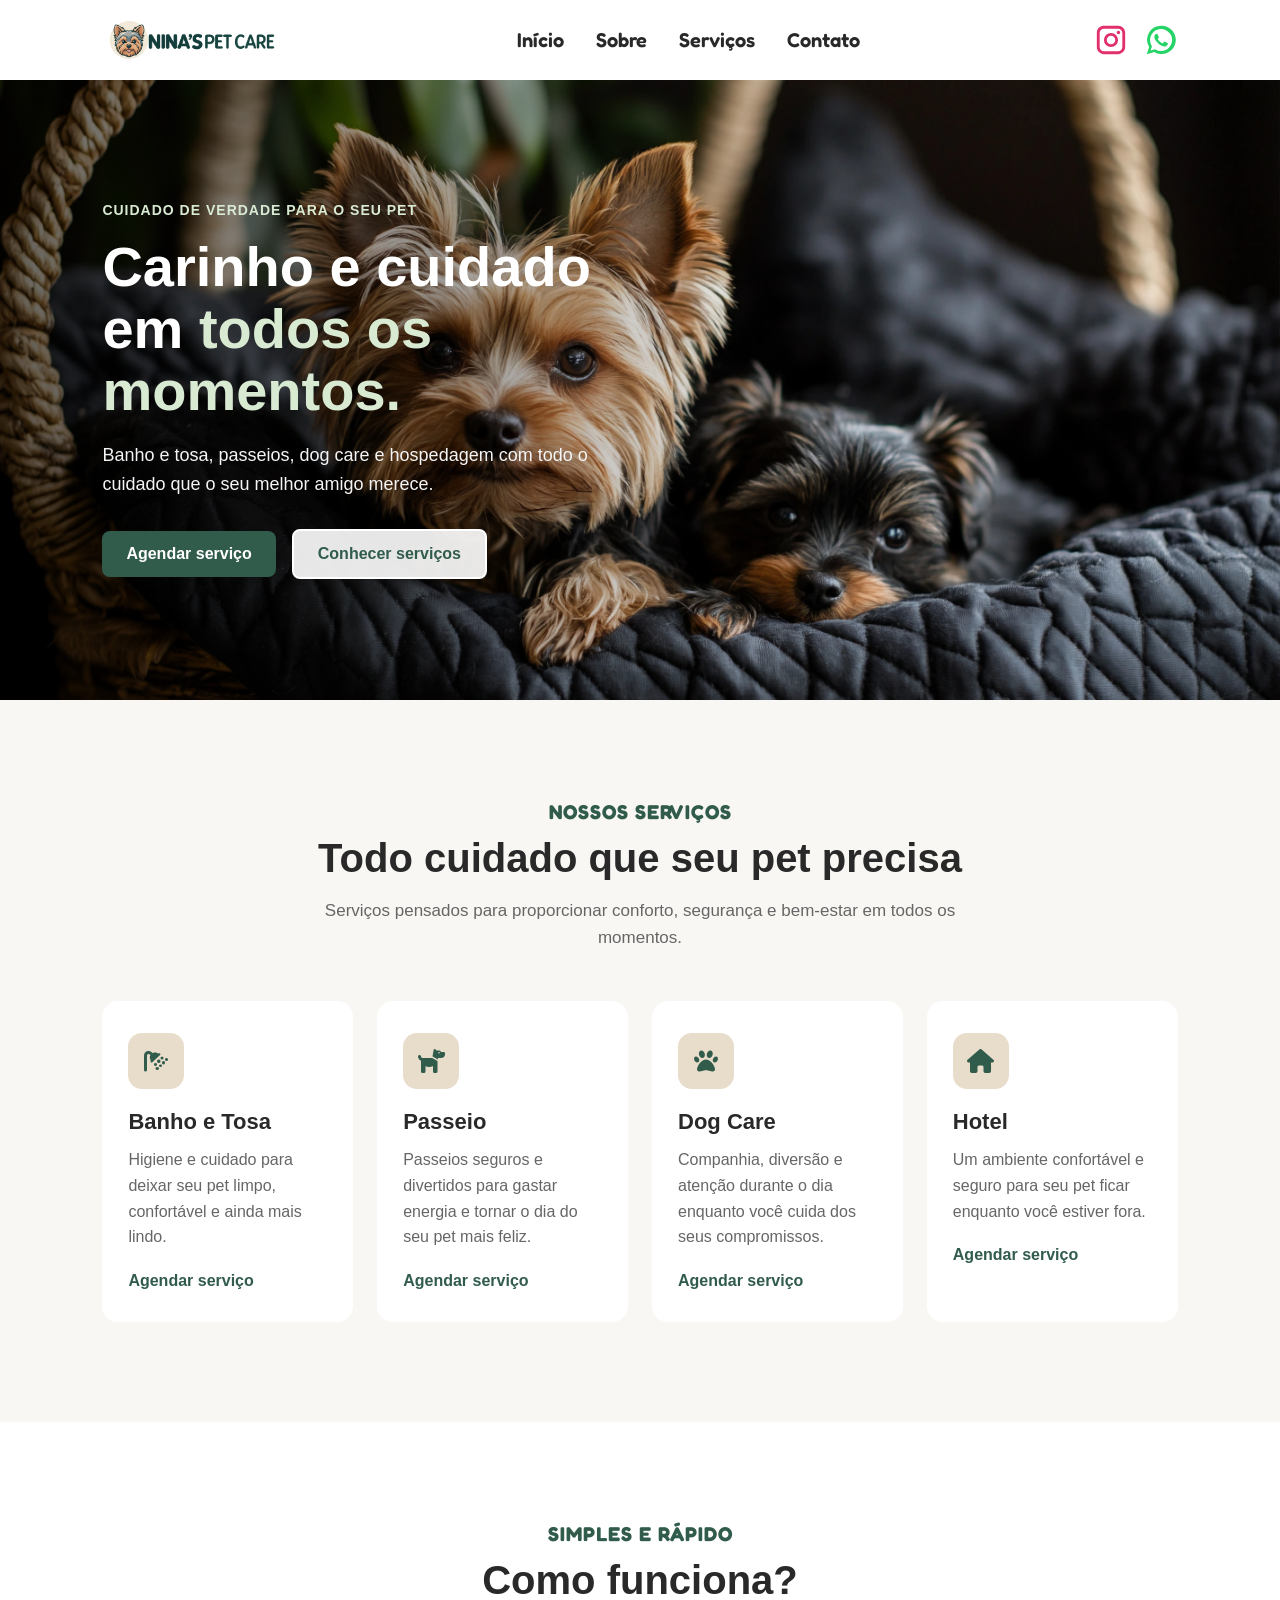
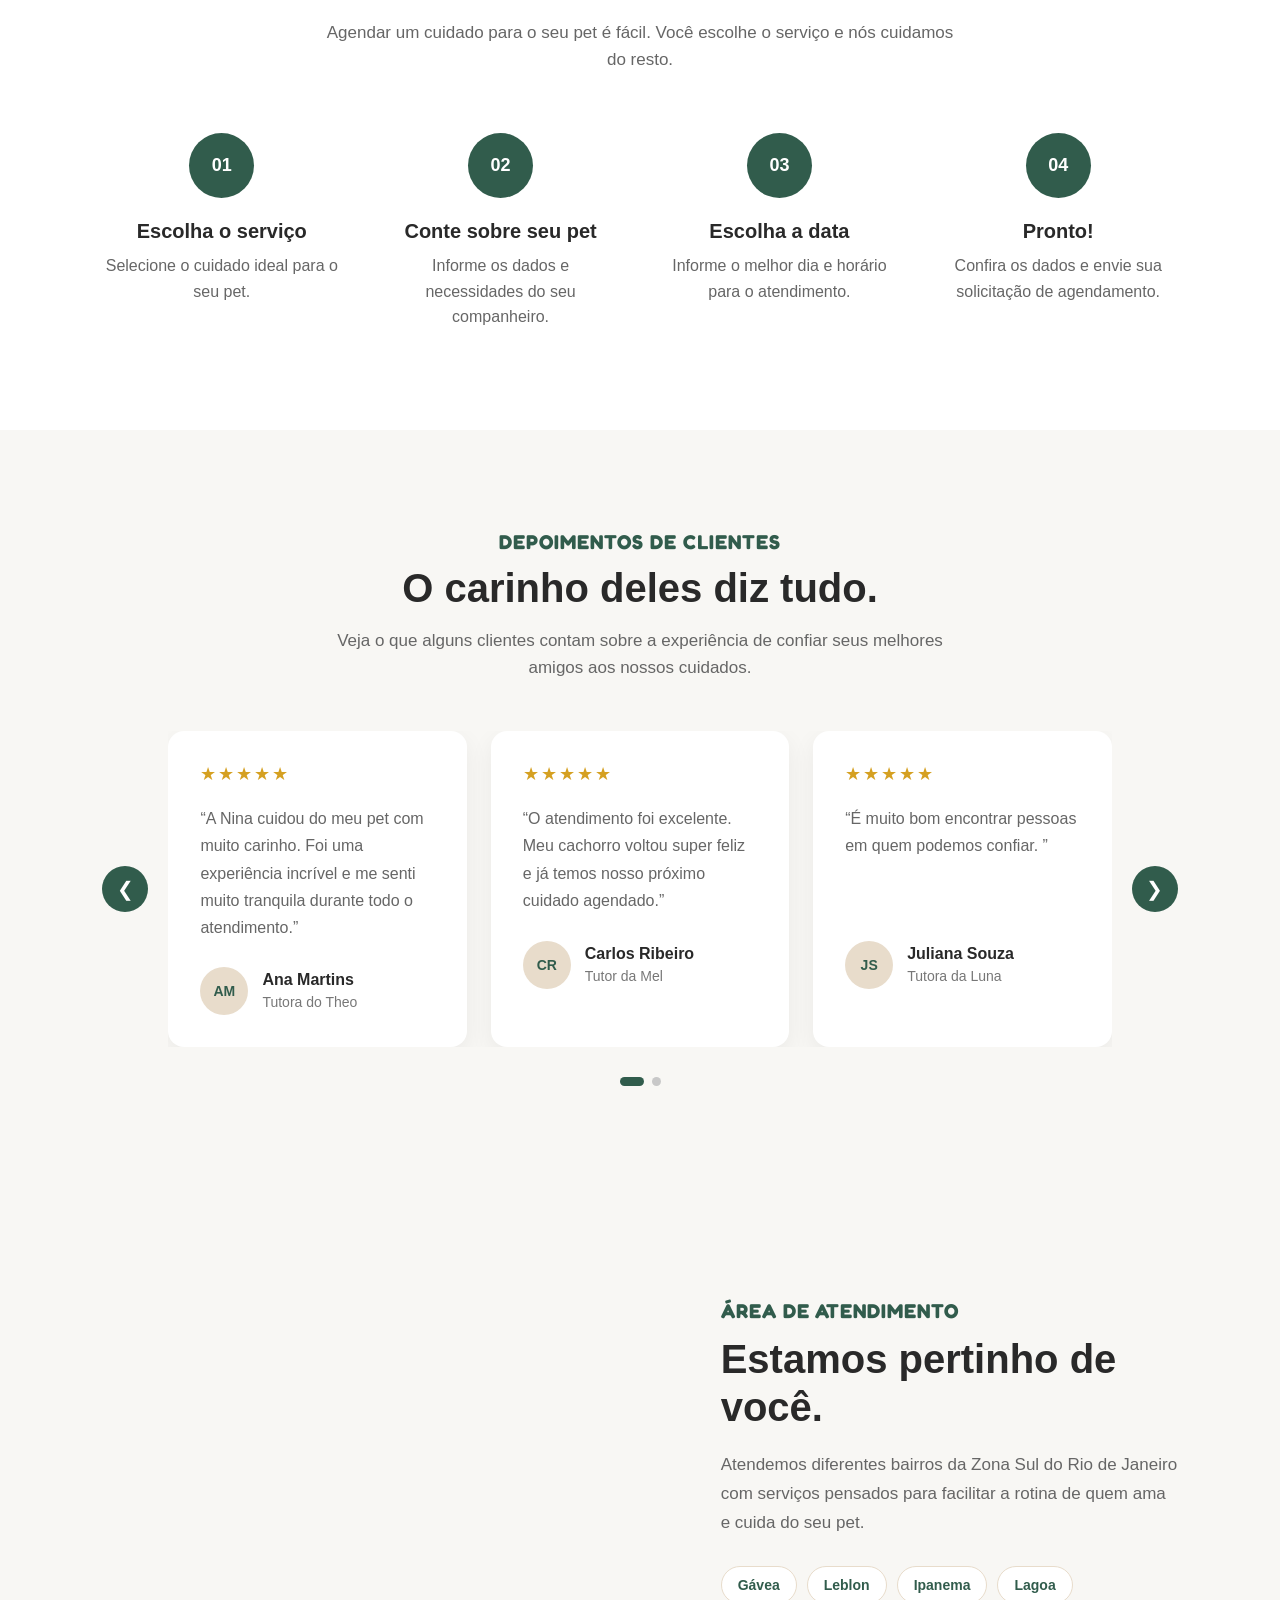
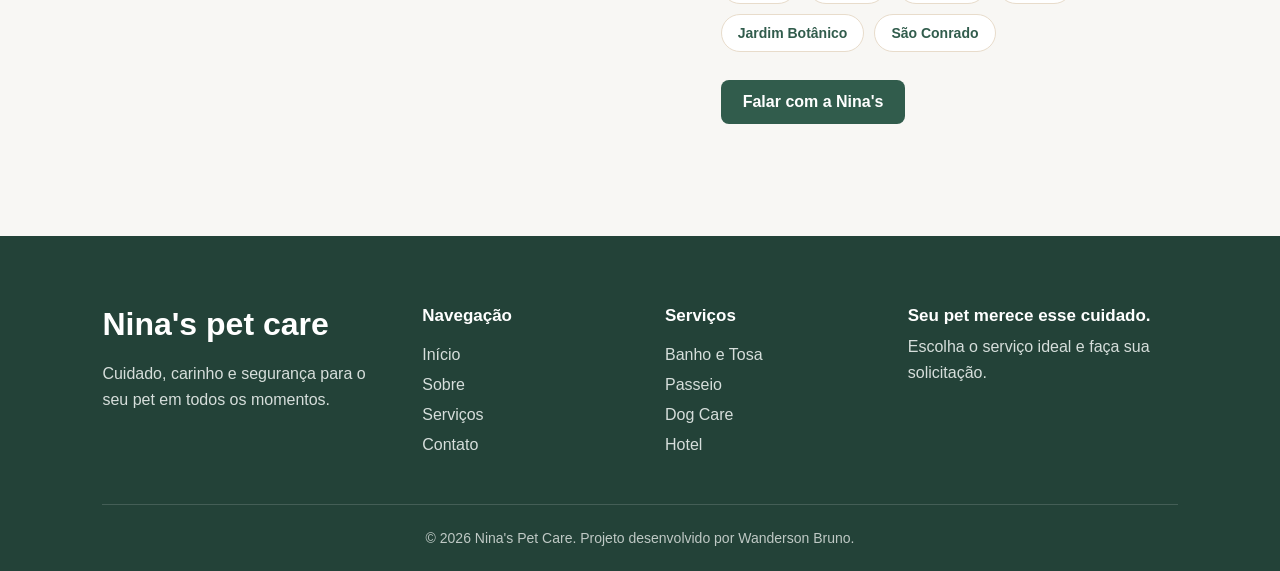
<file: index.html>
<!DOCTYPE html>
<html lang="pt-br">

<head>
    <meta charset="UTF-8">
    <meta name="viewport" content="width=device-width, initial-scale=1.0">

    <title>Nina's | Cuidados para seu pet</title>

    <link rel="icon" type="image/png" href="img/favicon/favicon.png">

    <link rel="preconnect" href="https://fonts.googleapis.com">
    <link rel="preconnect" href="https://fonts.gstatic.com" crossorigin>

    <link href="https://fonts.googleapis.com/css2?family=Fredoka:wght@400;500;600;700&display=swap" rel="stylesheet">
    <link rel="stylesheet" href="https://cdnjs.cloudflare.com/ajax/libs/font-awesome/6.7.2/css/all.min.css">

    <link rel="stylesheet" href="css/style.css">
</head>

<body>

    <!--Inicio Navbar-->
    <header class="header">
        <nav class="navbar">

            <a href="index.html" class="logo" aria-label="Ir para a página inicial">
                <img src="img/logo-nina.png" alt="Nina's Pet Care">
            </a>
            <button class="menu-toggle" id="menu-toggle" aria-label="Abrir menu">
                <span></span>
                <span></span>
                <span></span>
            </button>
            <ul class="nav-links">
                <li><a href="index.html">Início</a></li>
                <li><a href="sobre.html">Sobre</a></li>
                <li><a href="servicos.html">Serviços</a></li>
                <li><a href="contato.html">Contato</a></li>
            </ul>

            <div class="nav-social">

                <a href="https://instagram.com" target="_blank" aria-label="Instagram" class="social-icon">
                    <svg viewBox="0 0 24 24" aria-hidden="true">
                        <path
                            d="M7 2C4.24 2 2 4.24 2 7v10c0 2.76 2.24 5 5 5h10c2.76 0 5-2.24 5-5V7c0-2.76-2.24-5-5-5H7zm10 2c1.66 0 3 1.34 3 3v10c0 1.66-1.34 3-3 3H7c-1.66 0-3-1.34-3-3V7c0-1.66 1.34-3 3-3h10zm-5 3a5 5 0 100 10 5 5 0 000-10zm0 2a3 3 0 110 6 3 3 0 010-6zm5.25-3.5a1.25 1.25 0 100 2.5 1.25 1.25 0 000-2.5z" />
                    </svg>
                </a>

                <a href="https://wa.me/5521981508460?text=Olá!%20Vim%20pelo%20site%20da%20Nina's%20Pet%20Care%20e%20gostaria%20de%20mais%20informações."
                    target="_blank" aria-label="WhatsApp" class="social-icon">
                    <svg viewBox="0 0 24 24" aria-hidden="true">
                        <path
                            d="M12.04 2a9.84 9.84 0 00-8.43 14.91L2 22l5.22-1.55A9.97 9.97 0 1012.04 2zm0 17.8a7.8 7.8 0 01-3.98-1.09l-.28-.17-3.1.92.94-3.02-.18-.3a7.78 7.78 0 116.6 3.66zm4.28-5.84c-.23-.12-1.39-.69-1.61-.77-.21-.08-.37-.12-.53.12-.15.23-.6.77-.74.92-.13.16-.27.18-.5.06-.23-.12-.98-.36-1.87-1.15a7.01 7.01 0 01-1.29-1.6c-.13-.23-.01-.36.1-.47.1-.1.23-.27.35-.4.11-.14.15-.24.23-.39.08-.16.04-.3-.02-.41-.06-.12-.53-1.28-.72-1.75-.19-.46-.39-.4-.53-.41h-.45c-.16 0-.41.06-.62.29-.21.23-.82.8-.82 1.96s.84 2.27.96 2.43c.12.15 1.65 2.52 4 3.54.56.24 1 .39 1.34.5.56.18 1.07.15 1.47.09.45-.07 1.39-.57 1.59-1.12.19-.54.19-1.01.13-1.11-.05-.1-.21-.16-.44-.28z" />
                    </svg>
                </a>

            </div>

        </nav>
    </header>

    <!--Inicio Hero-->
    <main>
        <section class="hero" id="inicio">

            <div class="hero-content">
                <span class="hero-tag"><b>Cuidado de verdade para o seu pet</b></span>

                <h1>
                    Carinho e cuidado em
                    <span>todos os momentos.</span>
                </h1>

                <p>
                    Banho e tosa, passeios, dog care e hospedagem
                    com todo o cuidado que o seu melhor amigo merece.
                </p>

                <div class="hero-buttons">
                    <a href="servicos.html#agendamento" class="btn-hero">
                        Agendar serviço
                    </a>

                    <a href="servicos.html#servicos" class="btn-servicos">
                        Conhecer serviços
                    </a>
                </div>
            </div>

        </section>
    </main>

    <!--Servicos-->
    <section class="servicos" id="servicos">

        <div class="servicos-header">
            <span class="section-tag">Nossos serviços</span>

            <h2>Todo cuidado que seu pet precisa</h2>
            <p>
                Serviços pensados para proporcionar conforto,
                segurança e bem-estar em todos os momentos.
            </p>
        </div>

        <div class="servicos-grid">

            <article class="servico-card">
                <div class="servico-icon">
                    <i class="fa-solid fa-shower"></i>
                </div>
                <h3>Banho e Tosa</h3>

                <p>
                    Higiene e cuidado para deixar seu pet
                    limpo, confortável e ainda mais lindo.
                </p>

                <a href="servicos.html?servico=banho#agendamento" class="btn-servico-home">
                    Agendar serviço
                </a>
            </article>

            <article class="servico-card">
                <div class="servico-icon">
                    <i class="fa-solid fa-dog"></i>
                </div>
                <h3>Passeio</h3>

                <p>
                    Passeios seguros e divertidos para gastar
                    energia e tornar o dia do seu pet mais feliz.
                </p>

                <a href="servicos.html?servico=passeio#agendamento" class="btn-servico-home">
                    Agendar serviço
                </a>
            </article>

            <article class="servico-card">
                <div class="servico-icon">
                    <i class="fa-solid fa-paw"></i>
                </div>
                <h3>Dog Care</h3>

                <p>
                    Companhia, diversão e atenção durante o dia
                    enquanto você cuida dos seus compromissos.
                </p>

                <a href="servicos.html?servico=dogcare#agendamento" class="btn-servico-home">
                    Agendar serviço
                </a>
            </article>

            <article class="servico-card">
                <div class="servico-icon">
                    <i class="fa-solid fa-house"></i>
                </div>
                <h3>Hotel</h3>

                <p>
                    Um ambiente confortável e seguro para seu pet
                    ficar enquanto você estiver fora.
                </p>

                <a href="servicos.html?servico=hotel#agendamento" class="btn-servico-home">
                    Agendar serviço
                </a>
            </article>

        </div>

    </section>

    <!--Como funciona-->
    <section class="como-funciona">

        <div class="como-funciona-header">
            <span class="section-tag">Simples e rápido</span>

            <h2>Como funciona?</h2>

            <p>
                Agendar um cuidado para o seu pet é fácil.
                Você escolhe o serviço e nós cuidamos do resto.
            </p>
        </div>

        <div class="passos">

            <div class="passo">
                <span class="passo-numero">01</span>

                <h3>Escolha o serviço</h3>

                <p>
                    Selecione o cuidado ideal para o seu pet.
                </p>
            </div>

            <div class="passo">
                <span class="passo-numero">02</span>

                <h3>Conte sobre seu pet</h3>

                <p>
                    Informe os dados e necessidades do seu companheiro.
                </p>
            </div>

            <div class="passo">
                <span class="passo-numero">03</span>

                <h3>Escolha a data</h3>

                <p>
                    Informe o melhor dia e horário para o atendimento.
                </p>
            </div>

            <div class="passo">
                <span class="passo-numero">04</span>

                <h3>Pronto!</h3>

                <p>
                    Confira os dados e envie sua solicitação de agendamento.
                </p>
            </div>

        </div>

    </section>

    <!-- Depoimentos -->
    <section class="depoimentos">

        <div class="depoimentos-header">
            <span class="section-tag">Depoimentos de Clientes</span>

            <h2>O carinho deles diz tudo.</h2>

            <p>
                Veja o que alguns clientes contam sobre a experiência
                de confiar seus melhores amigos aos nossos cuidados.
            </p>
        </div>

        <div class="carrossel">

            <button class="carrossel-btn anterior" aria-label="Depoimento anterior">
                &#10094;
            </button>

            <div class="carrossel-viewport">

                <div class="carrossel-track">

                    <article class="depoimento-card">
                        <div class="depoimento-estrelas">★★★★★</div>

                        <p>
                            “A Nina cuidou do meu pet com muito carinho.
                            Foi uma experiência incrível e me senti muito
                            tranquila durante todo o atendimento.”
                        </p>

                        <div class="depoimento-cliente">
                            <div class="cliente-avatar">AM</div>

                            <div>
                                <h3>Ana Martins</h3>
                                <span>Tutora do Theo</span>
                            </div>
                        </div>
                    </article>

                    <article class="depoimento-card">
                        <div class="depoimento-estrelas">★★★★★</div>

                        <p>
                            “O atendimento foi excelente. Meu cachorro
                            voltou super feliz e já temos nosso próximo
                            cuidado agendado.”
                        </p>

                        <div class="depoimento-cliente">
                            <div class="cliente-avatar">CR</div>

                            <div>
                                <h3>Carlos Ribeiro</h3>
                                <span>Tutor da Mel</span>
                            </div>
                        </div>
                    </article>

                    <article class="depoimento-card">
                        <div class="depoimento-estrelas">★★★★★</div>

                        <p>
                            “É muito bom encontrar pessoas em quem podemos
                            confiar. ”
                        </p>

                        <div class="depoimento-cliente">
                            <div class="cliente-avatar">JS</div>

                            <div>
                                <h3>Juliana Souza</h3>
                                <span>Tutora da Luna</span>
                            </div>
                        </div>
                    </article>

                    <article class="depoimento-card">
                        <div class="depoimento-estrelas">★★★★★</div>

                        <p>
                            “Desde o primeiro atendimento fomos muito bem
                            recebidos. Dá para perceber o cuidado e o carinho
                            que eles têm com os animais.”
                        </p>

                        <div class="depoimento-cliente">
                            <div class="cliente-avatar">RF</div>

                            <div>
                                <h3>Rafael Ferreira</h3>
                                <span>Tutor do Bento</span>
                            </div>
                        </div>
                    </article>

                </div>

            </div>

            <button class="carrossel-btn proximo" aria-label="Próximo depoimento">
                &#10095;
            </button>

        </div>

        <div class="carrossel-indicadores"></div>

    </section>
    <!--Onde estámos-->
    <section class="area-atendimento">

        <div class="atendimento-container">

            <div class="atendimento-mapa">

                <iframe src="https://www.google.com/maps?q=Zona+Sul+Rio+de+Janeiro&output=embed" loading="lazy"
                    referrerpolicy="no-referrer-when-downgrade" title="Mapa da área de atendimento da Nina">
                </iframe>

            </div>

            <div class="atendimento-conteudo">

                <span class="section-tag">Área de atendimento</span>

                <h2>Estamos pertinho de você.</h2>

                <p>
                    Atendemos diferentes bairros da Zona Sul do Rio de Janeiro
                    com serviços pensados para facilitar a rotina de quem
                    ama e cuida do seu pet.
                </p>

                <div class="bairros">
                    <span>Gávea</span>
                    <span>Leblon</span>
                    <span>Ipanema</span>
                    <span>Lagoa</span>
                    <span>Jardim Botânico</span>
                    <span>São Conrado</span>
                </div>

                <a href="https://whatsapp.com" target="_blank" class="btn-atendimento">
                    Falar com a Nina's
                </a>

            </div>

        </div>
    </section>

    <!--Footer-->
    <footer class="footer">

        <div class="footer-container">

            <div class="footer-brand">
                <a href="index.html" class="footer-logo">Nina's pet care</a>

                <p>
                    Cuidado, carinho e segurança para o seu pet
                    em todos os momentos.
                </p>
            </div>

            <div class="footer-links">
                <h3>Navegação</h3>

                <a href="index.html">Início</a>
                <a href="sobre.html">Sobre</a>
                <a href="servicos.html">Serviços</a>
                <a href="contato.html">Contato</a>
            </div>

            <div class="footer-links">
                <h3>Serviços</h3>

                <a href="servicos.html#banho-tosa">Banho e Tosa</a>
                <a href="servicos.html#passeio">Passeio</a>
                <a href="servicos.html#dog-care">Dog Care</a>
                <a href="servicos.html#hotel">Hotel</a>
            </div>

            <div class="footer-cta">
                <h3>Seu pet merece esse cuidado.</h3>

                <p>
                    Escolha o serviço ideal e faça sua solicitação.
                </p>
            </div>

        </div>

        <div class="footer-bottom">
            <p>&copy; 2026 Nina's Pet Care. Projeto desenvolvido por Wanderson Bruno.</p>
        </div>

    </footer>

    <script src="js/script.js"></script>
</body>

</html>
</file>
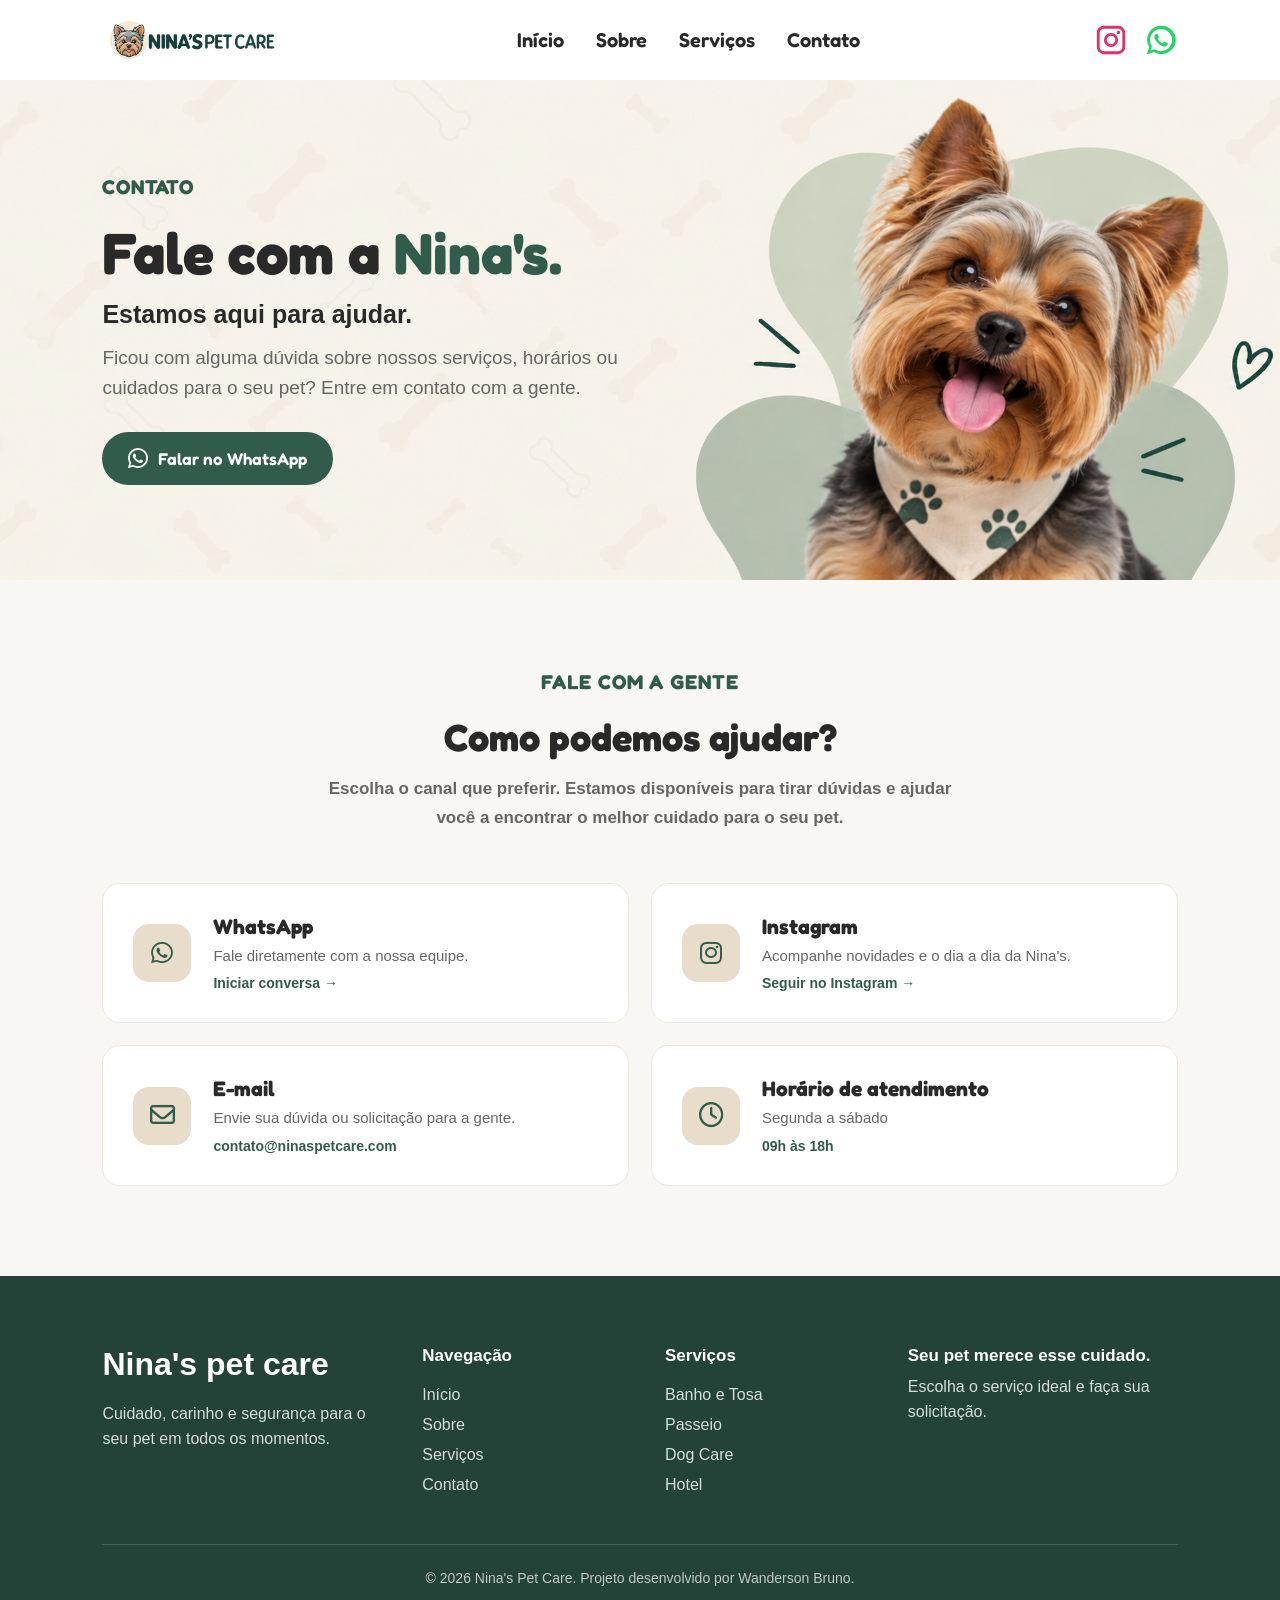
<file: contato.html>
<!DOCTYPE html>
<html lang="pt-br">

<head>
    <meta charset="UTF-8">
    <meta name="viewport" content="width=device-width, initial-scale=1.0">

    <title>Nina's | Contato</title>

    <link rel="icon" type="image/png" href="img/favicon/favicon.png">

    <link rel="preconnect" href="https://fonts.googleapis.com">
    <link rel="preconnect" href="https://fonts.gstatic.com" crossorigin>

    <link href="https://fonts.googleapis.com/css2?family=Fredoka:wght@400;500;600;700&display=swap" rel="stylesheet">
    <link rel="stylesheet" href="https://cdnjs.cloudflare.com/ajax/libs/font-awesome/6.7.2/css/all.min.css">

    <link rel="stylesheet" href="css/style.css">
</head>

<body>

    <!--Inicio Navbar-->
    <header class="header">
        <nav class="navbar">

            <a href="index.html" class="logo" aria-label="Ir para a página inicial">
                <img src="img/logo-nina.png" alt="Nina's Pet Care">
            </a>

            <ul class="nav-links">
                <li><a href="index.html">Início</a></li>
                <li><a href="sobre.html">Sobre</a></li>
                <li><a href="servicos.html">Serviços</a></li>
                <li><a href="#contato.html">Contato</a></li>
            </ul>

            <div class="nav-social">

                <a href="https://instagram.com" target="_blank" aria-label="Instagram" class="social-icon">
                    <svg viewBox="0 0 24 24" aria-hidden="true">
                        <path
                            d="M7 2C4.24 2 2 4.24 2 7v10c0 2.76 2.24 5 5 5h10c2.76 0 5-2.24 5-5V7c0-2.76-2.24-5-5-5H7zm10 2c1.66 0 3 1.34 3 3v10c0 1.66-1.34 3-3 3H7c-1.66 0-3-1.34-3-3V7c0-1.66 1.34-3 3-3h10zm-5 3a5 5 0 100 10 5 5 0 000-10zm0 2a3 3 0 110 6 3 3 0 010-6zm5.25-3.5a1.25 1.25 0 100 2.5 1.25 1.25 0 000-2.5z" />
                    </svg>
                </a>

                <a href="https://wa.me/5521981508460?text=Olá!%20Vim%20pelo%20site%20da%20Nina's%20Pet%20Care%20e%20gostaria%20de%20mais%20informações."
                    target="_blank" aria-label="WhatsApp" class="social-icon">
                    <svg viewBox="0 0 24 24" aria-hidden="true">
                        <path
                            d="M12.04 2a9.84 9.84 0 00-8.43 14.91L2 22l5.22-1.55A9.97 9.97 0 1012.04 2zm0 17.8a7.8 7.8 0 01-3.98-1.09l-.28-.17-3.1.92.94-3.02-.18-.3a7.78 7.78 0 116.6 3.66zm4.28-5.84c-.23-.12-1.39-.69-1.61-.77-.21-.08-.37-.12-.53.12-.15.23-.6.77-.74.92-.13.16-.27.18-.5.06-.23-.12-.98-.36-1.87-1.15a7.01 7.01 0 01-1.29-1.6c-.13-.23-.01-.36.1-.47.1-.1.23-.27.35-.4.11-.14.15-.24.23-.39.08-.16.04-.3-.02-.41-.06-.12-.53-1.28-.72-1.75-.19-.46-.39-.4-.53-.41h-.45c-.16 0-.41.06-.62.29-.21.23-.82.8-.82 1.96s.84 2.27.96 2.43c.12.15 1.65 2.52 4 3.54.56.24 1 .39 1.34.5.56.18 1.07.15 1.47.09.45-.07 1.39-.57 1.59-1.12.19-.54.19-1.01.13-1.11-.05-.1-.21-.16-.44-.28z" />
                    </svg>
                </a>

            </div>

        </nav>
    </header>

    <main>

        <section class="contato-hero">

            <div class="contato-hero-content">
                <span class="section-tag">Contato</span>
                <h1>
                    Fale com a <span>Nina's.</span>
                </h1>

                <h2>Estamos aqui para ajudar.</h2>

                <p>
                    Ficou com alguma dúvida sobre nossos serviços, horários
                    ou cuidados para o seu pet? Entre em contato com a gente.
                </p>
                <a href="https://wa.me/5521981508460" class="btn-contato-whatsapp" target="_blank"
                    rel="noopener noreferrer">

                    <i class="fa-brands fa-whatsapp"></i>
                    <span>Falar no WhatsApp</span>

                </a>

            </div>

        </section>

        <!-- Canais de contato -->
        <section class="canais-contato">

            <div class="canais-contato-header">
                <span class="section-tag">Fale com a gente</span>

                <h2>Como podemos ajudar?</h2>

                <p>
                    Escolha o canal que preferir. Estamos disponíveis
                    para tirar dúvidas e ajudar você a encontrar o melhor
                    cuidado para o seu pet.
                </p>
            </div>

            <div class="canais-contato-grid">

                <a href="https://wa.me/5521981508460" target="_blank" class="canal-card">
                    <div class="canal-icon">
                        <i class="fa-brands fa-whatsapp"></i>
                    </div>

                    <div class="canal-info">
                        <h3>WhatsApp</h3>
                        <p>Fale diretamente com a nossa equipe.</p>
                        <span>Iniciar conversa →</span>
                    </div>
                </a>

                <!-- Instagram -->
                <a href="https://www.instagram.com/" target="_blank" class="canal-card">
                    <div class="canal-icon">
                        <i class="fa-brands fa-instagram"></i>
                    </div>

                    <div class="canal-info">
                        <h3>Instagram</h3>
                        <p>Acompanhe novidades e o dia a dia da Nina's.</p>
                        <span>Seguir no Instagram →</span>
                    </div>
                </a>

                <!-- E-mail -->
                <a href="ninaspetcare@gmail.com" target="_blank" class="canal-card">
                    <div class="canal-icon">
                        <i class="fa-regular fa-envelope"></i>
                    </div>

                    <div class="canal-info">
                        <h3>E-mail</h3>
                        <p>Envie sua dúvida ou solicitação para a gente.</p>
                        <span>contato@ninaspetcare.com</span>
                    </div>
                </a>

                <!-- Horário -->
                <div class="canal-card">
                    <div class="canal-icon">
                        <i class="fa-regular fa-clock"></i>
                    </div>

                    <div class="canal-info">
                        <h3>Horário de atendimento</h3>
                        <p>Segunda a sábado</p>
                        <span>09h às 18h</span>
                    </div>
                </div>

            </div>
        </section>
    </main>

    <!--Footer-->
    <footer class="footer">

        <div class="footer-container">

            <div class="footer-brand">
                <a href="index.html" class="footer-logo">Nina's pet care</a>

                <p>
                    Cuidado, carinho e segurança para o seu pet
                    em todos os momentos.
                </p>
            </div>

            <div class="footer-links">
                <h3>Navegação</h3>

                <a href="index.html">Início</a>
                <a href="sobre.html">Sobre</a>
                <a href="servicos.html">Serviços</a>
                <a href="contato.html">Contato</a>
            </div>

            <div class="footer-links">
                <h3>Serviços</h3>

                <a href="servicos.html#banho-tosa">Banho e Tosa</a>
                <a href="servicos.html#passeio">Passeio</a>
                <a href="servicos.html#dog-care">Dog Care</a>
                <a href="servicos.html#hotel">Hotel</a>
            </div>

            <div class="footer-cta">
                <h3>Seu pet merece esse cuidado.</h3>

                <p>
                    Escolha o serviço ideal e faça sua solicitação.
                </p>
            </div>

        </div>

        <div class="footer-bottom">
            <p>&copy; 2026 Nina's Pet Care. Projeto desenvolvido por Wanderson Bruno.</p>
        </div>

    </footer>
    <script src="js/script.js"></script>
</body>

</html>
</file>
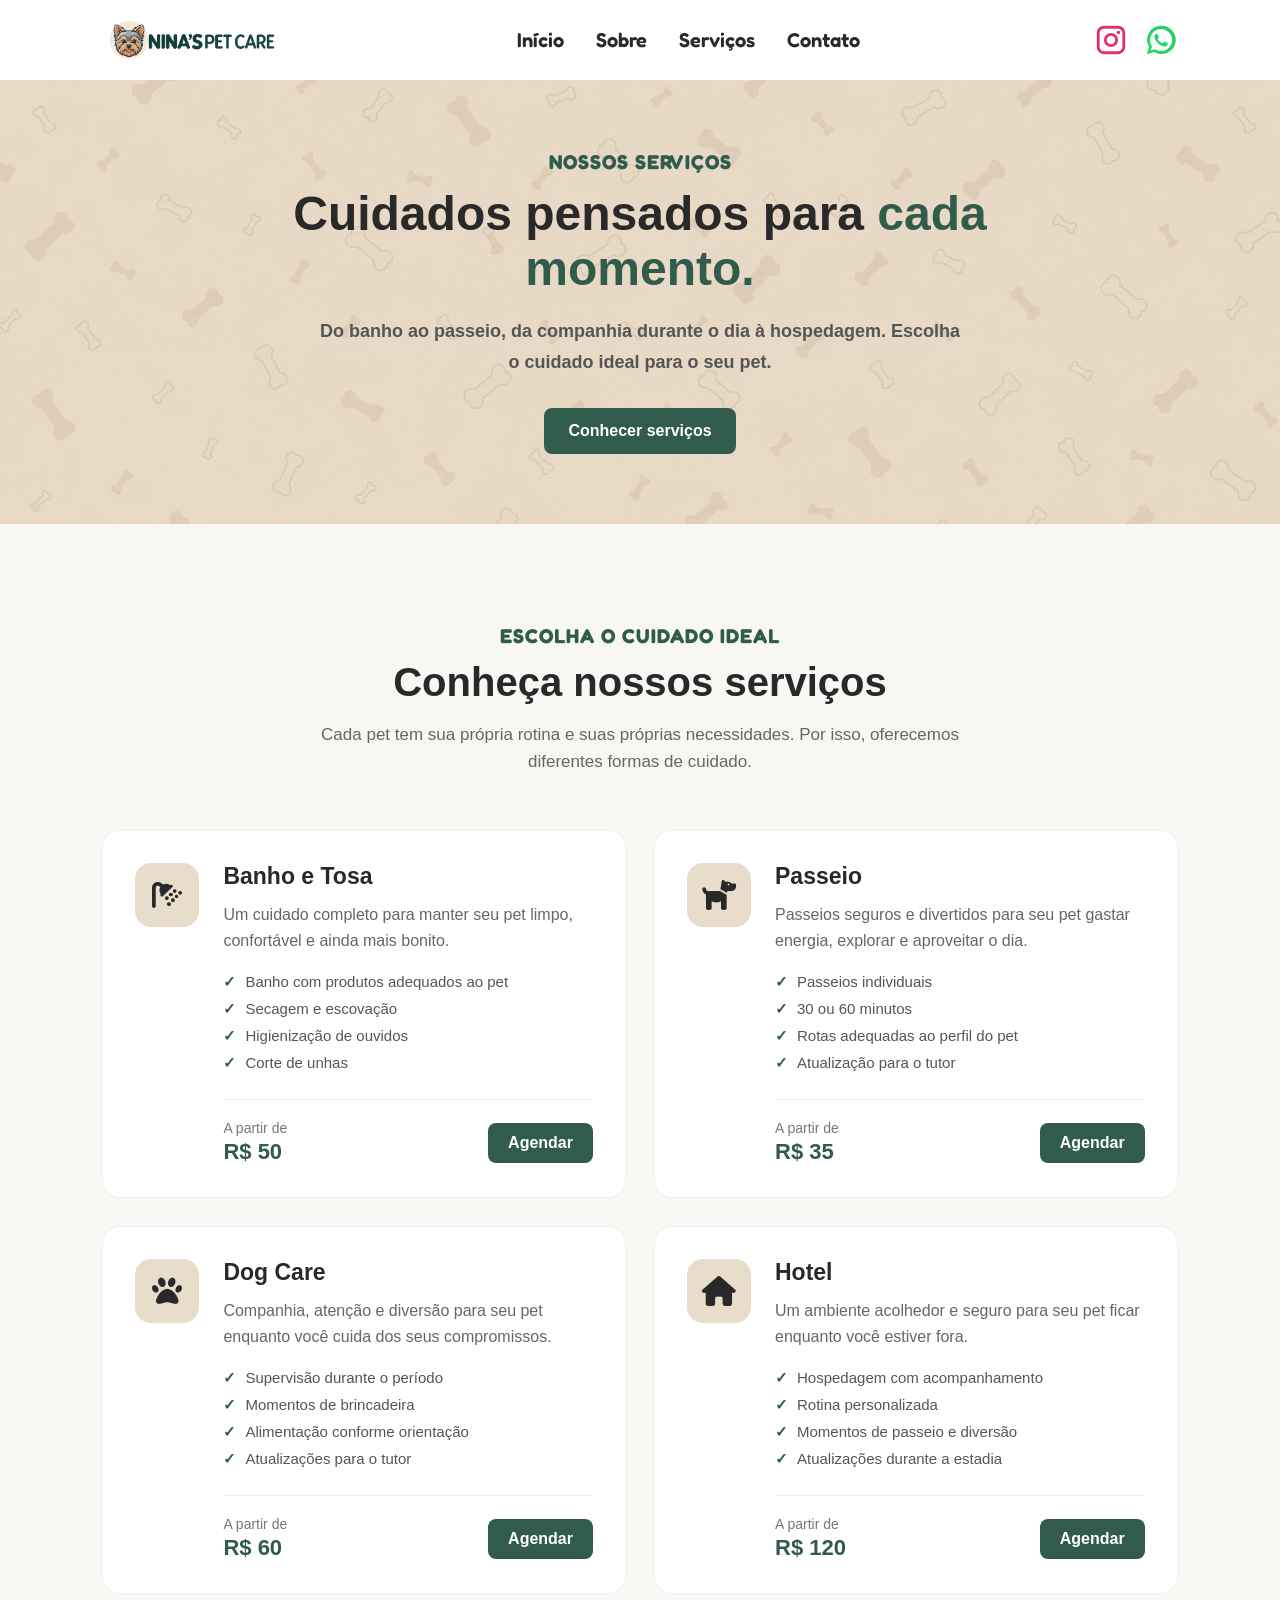
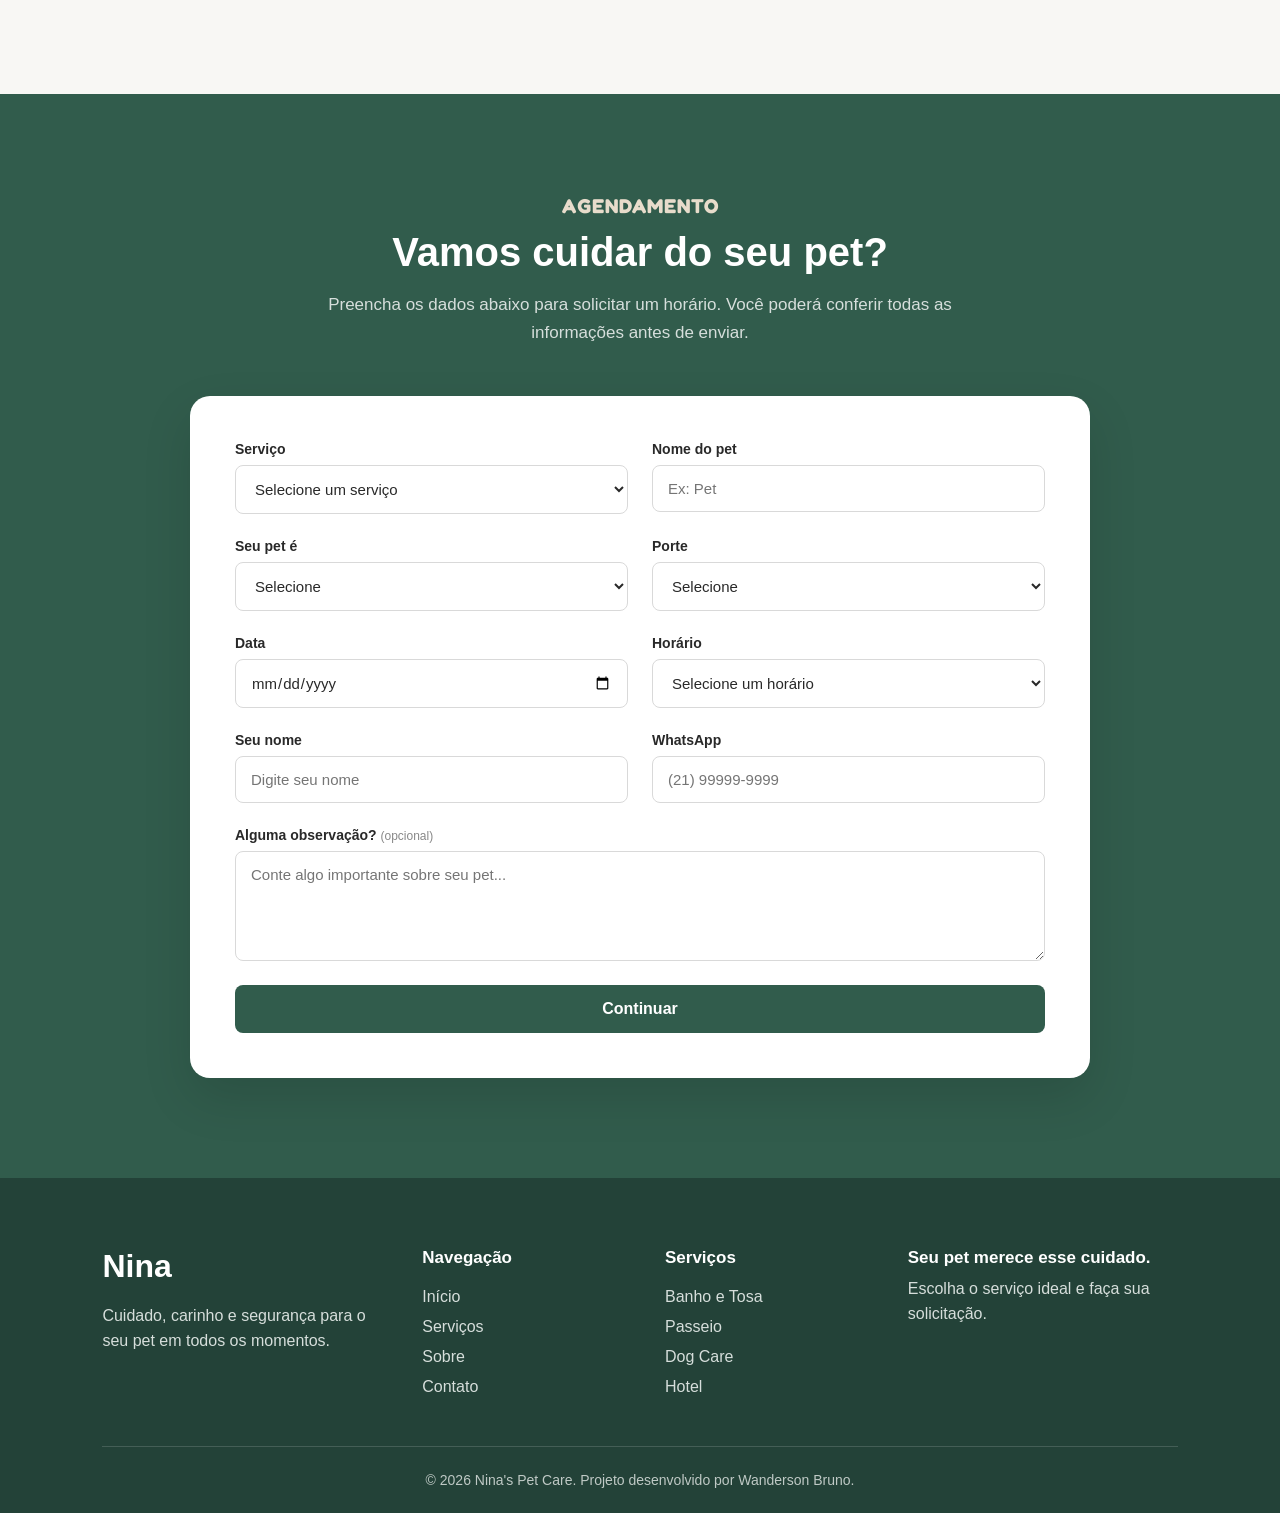
<file: servicos.html>
<!DOCTYPE html>
<html lang="pt-br">

<head>
    <meta charset="UTF-8">
    <meta name="viewport" content="width=device-width, initial-scale=1.0">

    <title>Nina's | Serviços</title>

    <link rel="icon" type="image/png" href="img/favicon/favicon.png">

    <link rel="preconnect" href="https://fonts.googleapis.com">
    <link rel="preconnect" href="https://fonts.gstatic.com" crossorigin>

    <link href="https://fonts.googleapis.com/css2?family=Fredoka:wght@400;500;600;700&display=swap" rel="stylesheet">
    <link rel="stylesheet" href="https://cdnjs.cloudflare.com/ajax/libs/font-awesome/6.7.2/css/all.min.css">

    <link rel="stylesheet" href="css/style.css">
</head>

<body>

    <!--Inicio Navbar-->
    <header class="header">
        <nav class="navbar">

            <a href="index.html" class="logo" aria-label="Ir para a página inicial">
                <img src="img/logo-nina.png" alt="Nina's Pet Care">
            </a>

            <ul class="nav-links">
                <li><a href="index.html">Início</a></li>
                <li><a href="sobre.html">Sobre</a></li>
                <li><a href="#servicos">Serviços</a></li>
                <li><a href="contato.html">Contato</a></li>
            </ul>

            <div class="nav-social">

                <a href="https://instagram.com" target="_blank" aria-label="Instagram" class="social-icon">
                    <svg viewBox="0 0 24 24" aria-hidden="true">
                        <path
                            d="M7 2C4.24 2 2 4.24 2 7v10c0 2.76 2.24 5 5 5h10c2.76 0 5-2.24 5-5V7c0-2.76-2.24-5-5-5H7zm10 2c1.66 0 3 1.34 3 3v10c0 1.66-1.34 3-3 3H7c-1.66 0-3-1.34-3-3V7c0-1.66 1.34-3 3-3h10zm-5 3a5 5 0 100 10 5 5 0 000-10zm0 2a3 3 0 110 6 3 3 0 010-6zm5.25-3.5a1.25 1.25 0 100 2.5 1.25 1.25 0 000-2.5z" />
                    </svg>
                </a>

                <a href="https://wa.me/5521981508460?text=Olá!%20Vim%20pelo%20site%20da%20Nina's%20Pet%20Care%20e%20gostaria%20de%20mais%20informações."
                    target="_blank" aria-label="WhatsApp" class="social-icon">
                    <svg viewBox="0 0 24 24" aria-hidden="true">
                        <path
                            d="M12.04 2a9.84 9.84 0 00-8.43 14.91L2 22l5.22-1.55A9.97 9.97 0 1012.04 2zm0 17.8a7.8 7.8 0 01-3.98-1.09l-.28-.17-3.1.92.94-3.02-.18-.3a7.78 7.78 0 116.6 3.66zm4.28-5.84c-.23-.12-1.39-.69-1.61-.77-.21-.08-.37-.12-.53.12-.15.23-.6.77-.74.92-.13.16-.27.18-.5.06-.23-.12-.98-.36-1.87-1.15a7.01 7.01 0 01-1.29-1.6c-.13-.23-.01-.36.1-.47.1-.1.23-.27.35-.4.11-.14.15-.24.23-.39.08-.16.04-.3-.02-.41-.06-.12-.53-1.28-.72-1.75-.19-.46-.39-.4-.53-.41h-.45c-.16 0-.41.06-.62.29-.21.23-.82.8-.82 1.96s.84 2.27.96 2.43c.12.15 1.65 2.52 4 3.54.56.24 1 .39 1.34.5.56.18 1.07.15 1.47.09.45-.07 1.39-.57 1.59-1.12.19-.54.19-1.01.13-1.11-.05-.1-.21-.16-.44-.28z" />
                    </svg>
                </a>

            </div>

        </nav>
    </header>

    <!--Inicio Hero-->
    <main>
        <main>

            <!-- Hero Serviços -->
            <section class="servicos-hero">

                <div class="servicos-hero-content">

                    <span class="section-tag">Nossos serviços</span>

                    <h1>
                        Cuidados pensados para
                        <span>cada momento.</span>
                    </h1>

                    <p><b>
                            Do banho ao passeio, da companhia durante o dia
                            à hospedagem. Escolha o cuidado ideal para o seu pet.</b>
                    </p>

                    <a href="#servicos" class="btn-hero">
                        Conhecer serviços
                    </a>

                </div>

            </section>

            <!-- Serviços detalhados -->
            <section class="servicos-detalhes" id="servicos">

                <div class="servicos-detalhes-header">
                    <span class="section-tag">Escolha o cuidado ideal</span>

                    <h2>Conheça nossos serviços</h2>

                    <p>
                        Cada pet tem sua própria rotina e suas próprias necessidades.
                        Por isso, oferecemos diferentes formas de cuidado.
                    </p>

                </div>

                <div class="servicos-lista">
                    <article class="servico-detalhe">

                        <div class="servico-detalhe-icon" id="banho-tosa">
                            <i class="fa-solid fa-shower"></i>
                        </div>

                        <div class="servico-detalhe-conteudo">
                            <h3>Banho e Tosa</h3>

                            <p>
                                Um cuidado completo para manter seu pet limpo,
                                confortável e ainda mais bonito.
                            </p>

                            <ul>
                                <li>Banho com produtos adequados ao pet</li>
                                <li>Secagem e escovação</li>
                                <li>Higienização de ouvidos</li>
                                <li>Corte de unhas</li>
                            </ul>

                            <div class="servico-detalhe-footer">
                                <span>A partir de <strong>R$ 50</strong></span>

                                <a href="#agendamento" class="btn-servico" data-servico="Banho e Tosa">
                                    Agendar
                                </a>
                            </div>
                        </div>

                    </article>

                    <article class="servico-detalhe">

                        <div class="servico-detalhe-icon">
                            <i class="fa-solid fa-dog"></i>
                        </div>

                        <div class="servico-detalhe-conteudo" id="passeio">
                            <h3>Passeio</h3>

                            <p>
                                Passeios seguros e divertidos para seu pet gastar
                                energia, explorar e aproveitar o dia.
                            </p>

                            <ul>
                                <li>Passeios individuais</li>
                                <li>30 ou 60 minutos</li>
                                <li>Rotas adequadas ao perfil do pet</li>
                                <li>Atualização para o tutor</li>
                            </ul>

                            <div class="servico-detalhe-footer">
                                <span>A partir de <strong>R$ 35</strong></span>

                                <a href="#agendamento" class="btn-servico" data-servico="Passeio">
                                    Agendar
                                </a>
                            </div>
                        </div>

                    </article>

                    <article class="servico-detalhe">

                        <div class="servico-detalhe-icon">
                            <i class="fa-solid fa-paw"></i>
                        </div>

                        <div class="servico-detalhe-conteudo" id="dog-care">
                            <h3>Dog Care</h3>

                            <p>
                                Companhia, atenção e diversão para seu pet enquanto
                                você cuida dos seus compromissos.
                            </p>

                            <ul>
                                <li>Supervisão durante o período</li>
                                <li>Momentos de brincadeira</li>
                                <li>Alimentação conforme orientação</li>
                                <li>Atualizações para o tutor</li>
                            </ul>

                            <div class="servico-detalhe-footer">
                                <span>A partir de <strong>R$ 60</strong></span>

                                <a href="#agendamento" class="btn-servico" data-servico="Dog Care">
                                    Agendar
                                </a>
                            </div>
                        </div>

                    </article>

                    <article class="servico-detalhe">

                        <div class="servico-detalhe-icon">
                            <i class="fa-solid fa-house"></i>
                        </div>

                        <div class="servico-detalhe-conteudo" id="hotel">
                            <h3>Hotel</h3>

                            <p>
                                Um ambiente acolhedor e seguro para seu pet ficar
                                enquanto você estiver fora.
                            </p>

                            <ul>
                                <li>Hospedagem com acompanhamento</li>
                                <li>Rotina personalizada</li>
                                <li>Momentos de passeio e diversão</li>
                                <li>Atualizações durante a estadia</li>
                            </ul>

                            <div class="servico-detalhe-footer">
                                <span>A partir de <strong>R$ 120</strong></span>

                                <a href="#agendamento" class="btn-servico" data-servico="Hotel">
                                    Agendar
                                </a>
                            </div>
                        </div>

                    </article>

                </div>

            </section>

            <!-- Agendamento -->
            <section class="agendamento" id="agendamento">

                <div class="agendamento-header">

                    <span class="section-tag">Agendamento</span>

                    <h2>Vamos cuidar do seu pet?</h2>

                    <p>
                        Preencha os dados abaixo para solicitar um horário.
                        Você poderá conferir todas as informações antes de enviar.
                    </p>

                </div>

                <div class="agendamento-container">

                    <form class="agendamento-form" id="agendamento-form">

                        <!-- Serviço -->
                        <div class="form-group">
                            <label for="servico">Serviço</label>

                            <select id="servico" name="servico" required>
                                <option value="">Selecione um serviço</option>
                                <option value="Banho e Tosa">Banho e Tosa</option>
                                <option value="Passeio">Passeio</option>
                                <option value="Dog Care">Dog Care</option>
                                <option value="Hotel">Hotel</option>
                            </select>
                        </div>

                        <!-- Nome do pet -->
                        <div class="form-group">
                            <label for="pet">Nome do pet</label>

                            <input type="text" id="pet" name="pet" placeholder="Ex: Pet" required>
                        </div>

                        <!-- Tipo do pet -->
                        <div class="form-group">
                            <label for="tipo-pet">Seu pet é</label>

                            <select id="tipo-pet" name="tipo-pet" required>
                                <option value="">Selecione</option>
                                <option value="Cachorro">Cachorro</option>
                                <option value="Gato">Gato</option>
                            </select>
                        </div>

                        <!-- Porte -->
                        <div class="form-group">
                            <label for="porte">Porte</label>

                            <select id="porte" name="porte" required>
                                <option value="">Selecione</option>
                                <option value="Pequeno">Pequeno</option>
                                <option value="Médio">Médio</option>
                                <option value="Grande">Grande</option>
                            </select>
                        </div>

                        <!-- Data -->
                        <div class="form-group">
                            <label for="data">Data</label>

                            <input type="date" id="data" name="data" required>
                        </div>

                        <!-- Horário -->
                        <div class="form-group">
                            <label for="horario">Horário</label>

                            <select id="horario" name="horario" required>
                                <option value="">Selecione um horário</option>
                                <option value="09:00">09:00</option>
                                <option value="10:00">10:00</option>
                                <option value="11:00">11:00</option>
                                <option value="14:00">14:00</option>
                                <option value="15:00">15:00</option>
                                <option value="16:00">16:00</option>
                                <option value="17:00">17:00</option>
                            </select>
                        </div>

                        <!-- Tutor -->
                        <div class="form-group">
                            <label for="tutor">Seu nome</label>

                            <input type="text" id="tutor" name="tutor" placeholder="Digite seu nome" required>
                        </div>

                        <!-- WhatsApp -->
                        <div class="form-group">
                            <label for="telefone">WhatsApp</label>

                            <input type="tel" id="telefone" name="telefone" placeholder="(21) 99999-9999" required>
                        </div>

                        <!-- Observações -->
                        <div class="form-group form-group-full">
                            <label for="observacoes">
                                Alguma observação?
                                <span>(opcional)</span>
                            </label>

                            <textarea id="observacoes" name="observacoes" rows="4"
                                placeholder="Conte algo importante sobre seu pet..."></textarea>
                        </div>

                        <div class="form-group-full">
                            <button type="submit" class="btn-continuar">
                                Continuar
                            </button>
                        </div>

                    </form>

                    <!-- Resumo do agendamento -->
                    <div class="agendamento-resumo" id="agendamento-resumo">

                        <div class="resumo-header">
                            <span class="resumo-icone">🐾</span>

                            <h3>Confirme seu agendamento</h3>

                            <p>
                                Confira os dados antes de enviar sua solicitação.
                            </p>
                        </div>

                        <div class="resumo-dados">

                            <div class="resumo-item">
                                <span>Serviço</span>
                                <strong id="resumo-servico"></strong>
                            </div>

                            <div class="resumo-item">
                                <span>Pet</span>
                                <strong id="resumo-pet"></strong>
                            </div>

                            <div class="resumo-item">
                                <span>Tipo</span>
                                <strong id="resumo-tipo"></strong>
                            </div>

                            <div class="resumo-item">
                                <span>Porte</span>
                                <strong id="resumo-porte"></strong>
                            </div>

                            <div class="resumo-item">
                                <span>Data</span>
                                <strong id="resumo-data"></strong>
                            </div>

                            <div class="resumo-item">
                                <span>Horário</span>
                                <strong id="resumo-horario"></strong>
                            </div>

                            <div class="resumo-item">
                                <span>Tutor</span>
                                <strong id="resumo-tutor"></strong>
                            </div>

                            <div class="resumo-item">
                                <span>WhatsApp</span>
                                <strong id="resumo-telefone"></strong>
                            </div>

                            <div class="resumo-item resumo-observacoes">
                                <span>Observações</span>
                                <strong id="resumo-observacoes"></strong>
                            </div>

                        </div>

                        <div class="resumo-acoes">

                            <button type="button" class="btn-voltar" id="btn-voltar">
                                Voltar e editar
                            </button>

                            <button type="button" class="btn-whatsapp" id="btn-whatsapp">
                                Solicitar pelo WhatsApp
                            </button>

                        </div>

                    </div>
                </div>

            </section>
        </main>



        <!--Footer-->
        <footer class="footer">

            <div class="footer-container">

                <div class="footer-brand">
                    <a href="index.html" class="footer-logo">Nina</a>

                    <p>
                        Cuidado, carinho e segurança para o seu pet
                        em todos os momentos.
                    </p>
                </div>

                <div class="footer-links">
                    <h3>Navegação</h3>

                    <a href="#inicio">Início</a>
                    <a href="#servicos">Serviços</a>
                    <a href="sobre.html">Sobre</a>
                    <a href="sobre.html#contato">Contato</a>
                </div>

                <div class="footer-links">
                    <h3>Serviços</h3>

                    <a href="servicos.html#banho-tosa">Banho e Tosa</a>
                    <a href="servicos.html#passeio">Passeio</a>
                    <a href="servicos.html#dog-care">Dog Care</a>
                    <a href="servicos.html#hotel">Hotel</a>
                </div>

                <div class="footer-cta">
                    <h3>Seu pet merece esse cuidado.</h3>

                    <p>
                        Escolha o serviço ideal e faça sua solicitação.
                    </p>


                </div>

            </div>

            <div class="footer-bottom">
                <p>&copy; 2026 Nina's Pet Care. Projeto desenvolvido por Wanderson Bruno.</p>
            </div>

        </footer>





        <script src="js/script.js"></script>
</body>

</html>
</file>
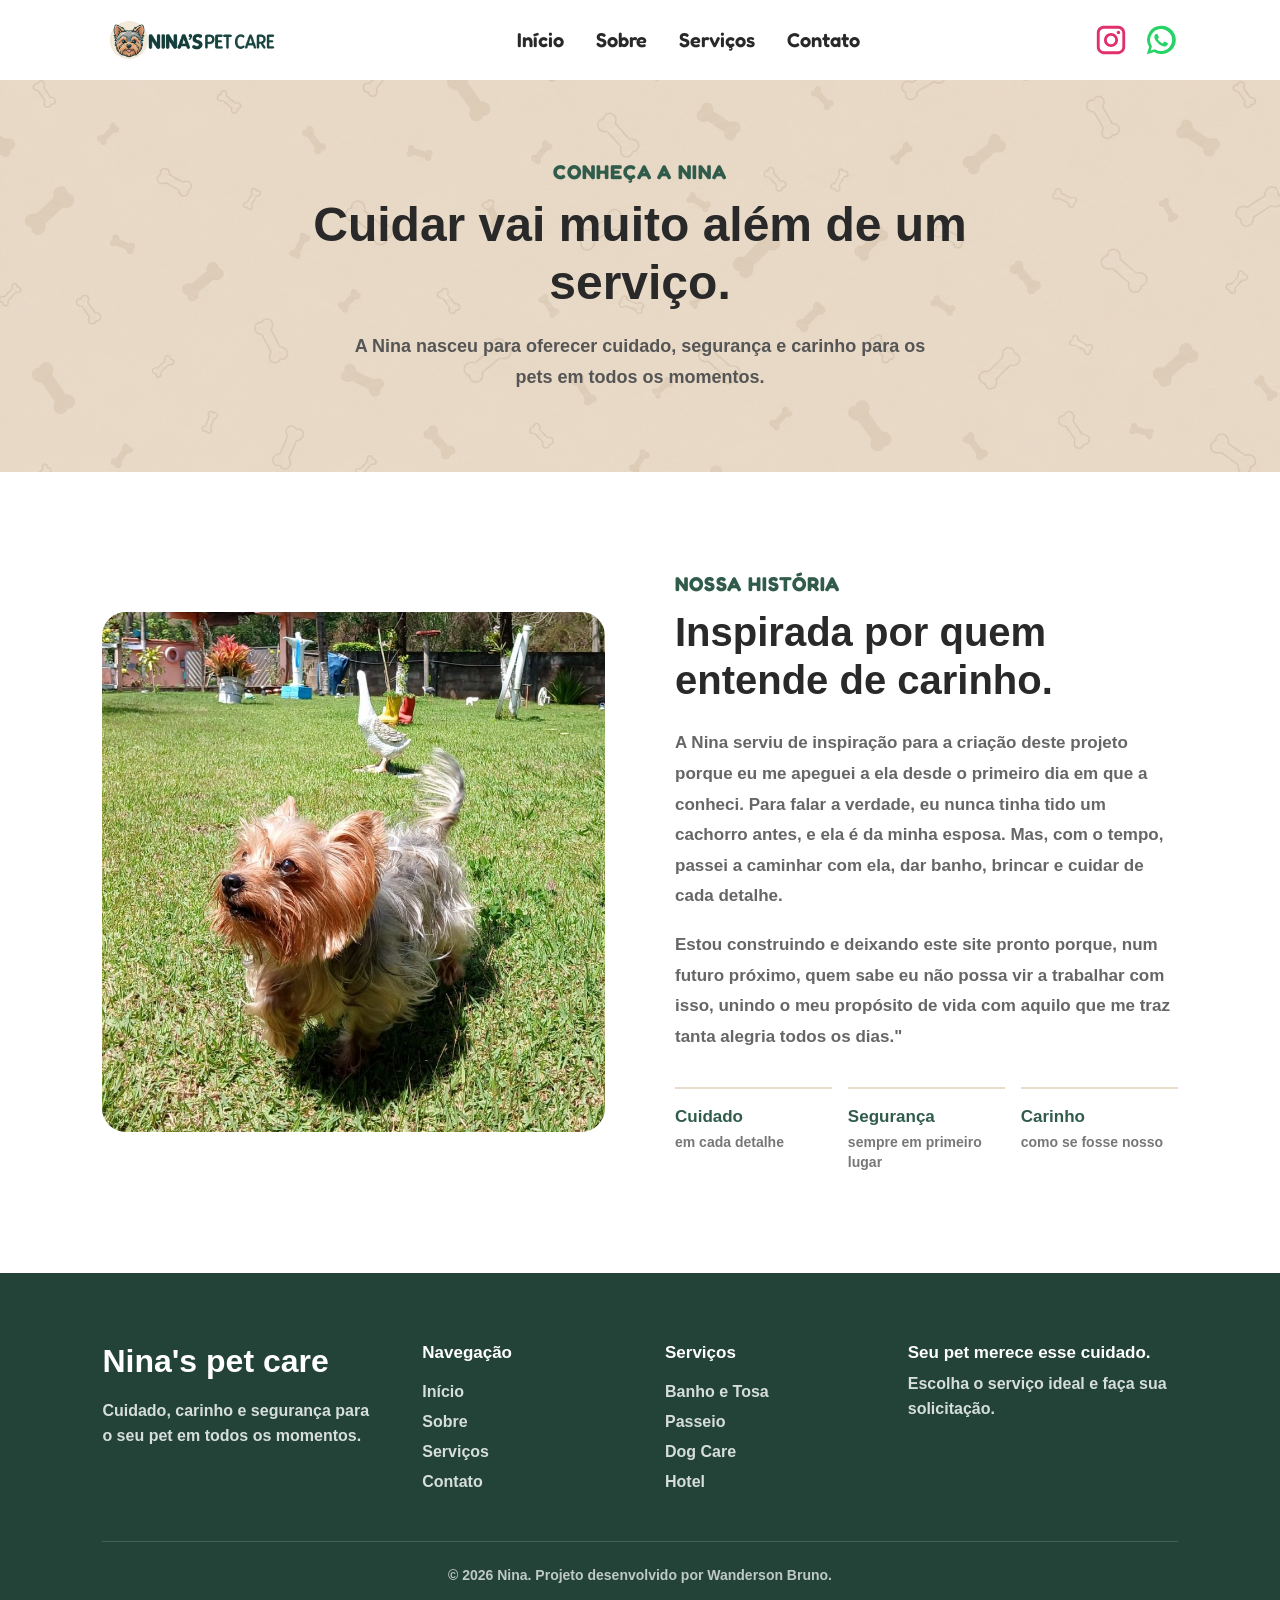
<file: sobre.html>
<!DOCTYPE html>
<html lang="pt-br">

<head>
    <meta charset="UTF-8">
    <meta name="viewport" content="width=device-width, initial-scale=1.0">

    <title>Nina's | Sobre</title>

    <link rel="icon" type="image/png" href="img/favicon/favicon.png">

    <link rel="preconnect" href="https://fonts.googleapis.com">
    <link rel="preconnect" href="https://fonts.gstatic.com" crossorigin>

    <link href="https://fonts.googleapis.com/css2?family=Fredoka:wght@400;500;600;700&display=swap" rel="stylesheet">
    <link rel="stylesheet" href="https://cdnjs.cloudflare.com/ajax/libs/font-awesome/6.7.2/css/all.min.css">

    <link rel="stylesheet" href="css/style.css">
</head>

<body>

    <!--Inicio Navbar-->
    <header class="header">
        <nav class="navbar">

            <a href="index.html" class="logo" aria-label="Ir para a página inicial">
                <img src="img/logo-nina.png" alt="Nina's Pet Care">
            </a>

            <ul class="nav-links">
                <li><a href="index.html">Início</a></li>
                <li><a href="#sobre">Sobre</a></li>
                <li><a href="servicos.html">Serviços</a></li>
                <li><a href="contato.html">Contato</a></li>
            </ul>

            <div class="nav-social">

                <a href="https://instagram.com" target="_blank" aria-label="Instagram" class="social-icon">
                    <svg viewBox="0 0 24 24" aria-hidden="true">
                        <path
                            d="M7 2C4.24 2 2 4.24 2 7v10c0 2.76 2.24 5 5 5h10c2.76 0 5-2.24 5-5V7c0-2.76-2.24-5-5-5H7zm10 2c1.66 0 3 1.34 3 3v10c0 1.66-1.34 3-3 3H7c-1.66 0-3-1.34-3-3V7c0-1.66 1.34-3 3-3h10zm-5 3a5 5 0 100 10 5 5 0 000-10zm0 2a3 3 0 110 6 3 3 0 010-6zm5.25-3.5a1.25 1.25 0 100 2.5 1.25 1.25 0 000-2.5z" />
                    </svg>
                </a>

                <a href="https://wa.me/5521981508460?text=Olá!%20Vim%20pelo%20site%20da%20Nina's%20Pet%20Care%20e%20gostaria%20de%20mais%20informações."
                    target="_blank" aria-label="WhatsApp" class="social-icon">
                    <svg viewBox="0 0 24 24" aria-hidden="true">
                        <path
                            d="M12.04 2a9.84 9.84 0 00-8.43 14.91L2 22l5.22-1.55A9.97 9.97 0 1012.04 2zm0 17.8a7.8 7.8 0 01-3.98-1.09l-.28-.17-3.1.92.94-3.02-.18-.3a7.78 7.78 0 116.6 3.66zm4.28-5.84c-.23-.12-1.39-.69-1.61-.77-.21-.08-.37-.12-.53.12-.15.23-.6.77-.74.92-.13.16-.27.18-.5.06-.23-.12-.98-.36-1.87-1.15a7.01 7.01 0 01-1.29-1.6c-.13-.23-.01-.36.1-.47.1-.1.23-.27.35-.4.11-.14.15-.24.23-.39.08-.16.04-.3-.02-.41-.06-.12-.53-1.28-.72-1.75-.19-.46-.39-.4-.53-.41h-.45c-.16 0-.41.06-.62.29-.21.23-.82.8-.82 1.96s.84 2.27.96 2.43c.12.15 1.65 2.52 4 3.54.56.24 1 .39 1.34.5.56.18 1.07.15 1.47.09.45-.07 1.39-.57 1.59-1.12.19-.54.19-1.01.13-1.11-.05-.1-.21-.16-.44-.28z" />
                    </svg>
                </a>

            </div>

        </nav>
    </header>

    <!--Inicio Sobre-->
    <main>
        <section class="sobre-hero">

            <div class="sobre-hero-content">

                <span class="section-tag">Conheça a Nina</span>

                <h1>
                    Cuidar vai muito além de um serviço.
                </h1>

                <p><b>
                        A Nina nasceu para oferecer cuidado, segurança
                        e carinho para os pets em todos os momentos.
                </p>

            </div>

        </section>
        <!--Historia-->
        <section class="nossa-historia">

            <div class="historia-container">

                <div class="historia-imagem">

                    <div class="foto-placeholder">
                        <img src="img/nina-sobre.jpeg" alt="Nina, inspiração da Nina's Pet Care">

                    </div>
                </div>

                <div class="historia-conteudo">

                    <span class="section-tag">Nossa história</span>

                    <h2>Inspirada por quem entende de carinho.</h2>

                    <p>
                        A Nina serviu de inspiração para a criação deste projeto porque eu me apeguei a ela desde o
                        primeiro dia em que a conheci. Para falar a verdade, eu nunca tinha tido um cachorro antes, e
                        ela é da minha esposa. Mas, com o tempo, passei a caminhar com ela, dar banho, brincar e cuidar
                        de cada detalhe.
                    </p>

                    <p>
                        Estou construindo e deixando este site pronto porque, num futuro próximo, quem sabe eu não possa
                        vir a trabalhar com isso, unindo o meu propósito de vida com aquilo que me traz tanta alegria
                        todos os dias."
                    </p>

                    <div class="historia-destaques">

                        <div class="historia-destaque">
                            <strong>Cuidado</strong>
                            <span>em cada detalhe</span>
                        </div>

                        <div class="historia-destaque">
                            <strong>Segurança</strong>
                            <span>sempre em primeiro lugar</span>
                        </div>

                        <div class="historia-destaque">
                            <strong>Carinho</strong>
                            <span>como se fosse nosso</span>
                        </div>

                    </div>

                </div>

            </div>

        </section>
    </main>

    <!--Footer-->
    <footer class="footer">

        <div class="footer-container">

            <div class="footer-brand">
                <a href="index.html" class="footer-logo">Nina's pet care</a>

                <p>
                    Cuidado, carinho e segurança para o seu pet
                    em todos os momentos.
                </p>
            </div>

            <div class="footer-links">
                <h3>Navegação</h3>

                <a href="index.html">Início</a>
                <a href="#sobre.html">Sobre</a>
                <a href="servicos.html">Serviços</a>
                <a href="contato.html">Contato</a>
            </div>

            <div class="footer-links">
                <h3>Serviços</h3>

                <a href="servicos.html#banho-tosa">Banho e Tosa</a>
                <a href="servicos.html#passeio">Passeio</a>
                <a href="servicos.html#dog-care">Dog Care</a>
                <a href="servicos.html#hotel">Hotel</a>
            </div>

            <div class="footer-cta">
                <h3>Seu pet merece esse cuidado.</h3>

                <p>
                    Escolha o serviço ideal e faça sua solicitação.
                </p>
            </div>

        </div>

        <div class="footer-bottom">
            <p>&copy; 2026 Nina. Projeto desenvolvido por Wanderson Bruno.</p>
        </div>

    </footer>





    <script src="js/script.js"></script>
</body>

</html>
</file>
<file: css/style.css>
/**Navbar*/
* {
    margin: 0;
    padding: 0;
    box-sizing: border-box;
}

:root {
    --verde: #315c4c;
    --verde-escuro: #234238;
    --bege: #e8dccb;
    --fundo: #f8f7f4;
    --texto: #292929;
    --branco: #ffffff;
}

body {
    font-family: Arial, sans-serif;
    color: var(--texto);
    background-color: var(--fundo);
}

.header {
    background-color: var(--branco);
    padding: 10px 8%;
}

.navbar {
    max-width: 1200px;
    margin: 0 auto;


    display: flex;
    align-items: center;
    justify-content: space-between;
}

.logo {
    display: flex;
    align-items: center;
    text-decoration: none;
}

.logo img {
    display: block;
    width: 180px;
    height: auto;
}

.nav-links {
    display: flex;
    gap: 32px;
    list-style: none;
}

.nav-links a {
    color: var(--texto);
    text-decoration: none;

    font-family: "Fredoka", sans-serif;
    font-size: 20px;
    font-weight: 600;
}

.nav-links a:hover {
    color: var(--verde);
}

.nav-social {
    display: flex;
    align-items: center;
    gap: 16px;
}

.nav-social a {
    color: var(--verde);
    font-size: 14px;
    font-weight: 600;
    text-decoration: none;
}

.nav-social a:hover {
    color: var(--verde-escuro);
}

.nav-social a:first-child {
    color: #E1306C;
}

.nav-social a:last-child {
    color: #25D366;
}

.social-icon {
    width: 34px;
    height: 34px;

    display: flex;
    align-items: center;
    justify-content: center;

    transition:
        color 0.3s ease,
        transform 0.3s ease;
}

.social-icon svg {
    width: 100%;
    height: 100%;

    fill: currentColor;
}

.social-icon:hover {
    color: var(--verde-escuro);
    transform: translateY(-2px);
}

.menu-toggle {
    display: none;
}

/**Hero*/
.hero {
    min-height: 620px;

    display: flex;
    align-items: center;

    background-image:
        linear-gradient(90deg,
            rgba(0, 0, 0, 0.58) 0%,
            rgba(0, 0, 0, 0.35) 35%,
            rgba(0, 0, 0, 0) 65%),
        url("../img/hero.webp");

    background-size: cover;
    background-position: center 40%;

    padding: 60px 8%;
}

.hero-content {
    width: 100%;
    max-width: 550px;
}

.hero-tag {
    display: inline-block;

    color: #d9ead3;
    font-size: 14px;
    font-weight: 700;
    text-transform: uppercase;
    letter-spacing: 1px;

    margin-bottom: 18px;
}

.hero h1 {
    color: #ffffff;

    font-size: 56px;
    line-height: 1.1;

    margin-bottom: 20px;
}

.hero h1 span {
    color: #d9ead3;
}

.hero p {
    max-width: 500px;

    color: #f5f5f5;
    font-size: 18px;
    line-height: 1.6;

    margin-bottom: 30px;
}

.hero-buttons {
    display: flex;
    align-items: center;
    gap: 16px;
}

.btn-hero {
    background-color: var(--verde);
    color: var(--branco);

    padding: 14px 24px;
    border-radius: 8px;

    text-decoration: none;
    font-weight: 600;
}

.btn-hero:hover {
    background-color: var(--verde-escuro);
}

.btn-servicos {
    color: var(--verde);
    background-color: rgba(255, 255, 255, 0.9);

    padding: 14px 24px;

    border: 2px solid var(--branco);
    border-radius: 8px;

    text-decoration: none;
    font-weight: 600;
}

.btn-servicos:hover {
    background-color: var(--bege);
}

/**Servicos*/
.servicos {
    padding: 100px 8%;
    background-color: var(--fundo);
}

.servicos-header {
    max-width: 650px;
    margin: 0 auto 50px;
    text-align: center;
}

.section-tag {
    display: inline-block;

    color: var(--verde);
    font-family: "Fredoka", sans-serif;
    font-size: 20px;
    font-weight: 700;
    text-transform: uppercase;
    letter-spacing: 1px;

    margin-bottom: 12px;
}

.servicos-header h2 {
    font-size: 40px;
    margin-bottom: 16px;
}

.servicos-header p {
    font-size: 17px;
    line-height: 1.6;
    color: #666;
}

/**Card Servicos*/
.servicos-grid {
    max-width: 1200px;
    margin: 0 auto;

    display: grid;
    grid-template-columns: repeat(4, 1fr);
    gap: 24px;
}

.servico-card {
    background-color: var(--branco);

    padding: 32px 26px;
    border-radius: 16px;

    transition: transform 0.3s ease,
        box-shadow 0.3s ease;
}

.servico-card:hover {
    transform: translateY(-8px);
    box-shadow: 0 15px 35px rgba(0, 0, 0, 0.10);
}

.servico-icon {
    width: 56px;
    height: 56px;

    display: flex;
    align-items: center;
    justify-content: center;

    margin-bottom: 20px;

    background-color: var(--bege);
    color: var(--verde);

    border-radius: 14px;
    font-size: 24px;
}

.servico-card h3 {
    font-size: 22px;
    margin-bottom: 12px;
}

.servico-card p {
    color: #666;
    line-height: 1.6;
    margin-bottom: 22px;
}

.servico-card a {
    color: var(--verde);
    font-weight: 700;
    text-decoration: none;
}

.servico-card a:hover {
    color: var(--verde-escuro);
}

/**Como funciona*/
.como-funciona {
    padding: 100px 8%;
    background-color: var(--branco);
}

.como-funciona-header {
    max-width: 650px;
    margin: 0 auto 60px;
    text-align: center;
}

.como-funciona-header h2 {
    font-size: 40px;
    margin-bottom: 16px;
}

.como-funciona-header p {
    color: #666;
    font-size: 17px;
    line-height: 1.6;
}

.passos {
    max-width: 1100px;
    margin: 0 auto;

    display: grid;
    grid-template-columns: repeat(4, 1fr);
    gap: 40px;
}

.passo {
    text-align: center;
}

.passo-numero {
    width: 65px;
    height: 65px;

    display: flex;
    align-items: center;
    justify-content: center;

    margin: 0 auto 22px;

    background-color: var(--verde);
    color: var(--branco);

    border-radius: 50%;

    font-size: 18px;
    font-weight: 700;
}

.passo h3 {
    font-size: 20px;
    margin-bottom: 10px;
}

.passo p {
    color: #666;
    line-height: 1.6;
}

/**Depoimentos*/
.depoimentos {
    padding: 100px 8%;
    background-color: var(--fundo);
}

.depoimentos-header {
    max-width: 650px;
    margin: 0 auto 50px;
    text-align: center;
}

.depoimentos-header h2 {
    font-size: 40px;
    margin-bottom: 16px;
}

.depoimentos-header p {
    color: #666;
    font-size: 17px;
    line-height: 1.6;
}

/**Carrossel*/
.carrossel {
    max-width: 1200px;
    margin: 0 auto;

    display: flex;
    align-items: center;
    gap: 20px;
}

.carrossel-viewport {
    width: 100%;
    overflow: hidden;
}

.carrossel-track {
    display: flex;
    gap: 24px;

    transition: transform 0.5s ease;
}

/**Card depoimento*/
.depoimento-card {
    flex: 0 0 calc((100% - 48px) / 3);

    background-color: var(--branco);

    padding: 32px;
    border-radius: 16px;

    box-shadow: 0 8px 25px rgba(0, 0, 0, 0.06);
}

.depoimento-estrelas {
    color: #d5a021;
    font-size: 18px;
    letter-spacing: 2px;

    margin-bottom: 20px;
}

.depoimento-card>p {
    color: #666;
    line-height: 1.7;

    min-height: 110px;
    margin-bottom: 26px;
}

/**Cliente*/
.depoimento-cliente {
    display: flex;
    align-items: center;
    gap: 14px;
}

.cliente-avatar {
    width: 48px;
    height: 48px;

    display: flex;
    align-items: center;
    justify-content: center;

    flex-shrink: 0;

    background-color: var(--bege);
    color: var(--verde);

    border-radius: 50%;

    font-size: 14px;
    font-weight: 700;
}

.depoimento-cliente h3 {
    font-size: 16px;
    margin-bottom: 4px;
}

.depoimento-cliente span {
    color: #777;
    font-size: 14px;
}

/**Setas*/
.carrossel-btn {
    width: 46px;
    height: 46px;

    flex-shrink: 0;

    border: none;
    border-radius: 50%;

    background-color: var(--verde);
    color: var(--branco);

    font-size: 20px;

    cursor: pointer;

    transition:
        background-color 0.3s ease,
        transform 0.3s ease;
}

.carrossel-btn:hover {
    background-color: var(--verde-escuro);
    transform: scale(1.08);
}

/**Indicadores*/
.carrossel-indicadores {
    display: flex;
    justify-content: center;
    gap: 8px;

    margin-top: 30px;
}

.carrossel-indicador {
    width: 9px;
    height: 9px;

    border: none;
    border-radius: 50%;

    background-color: #c8c8c8;

    cursor: pointer;
}

.carrossel-indicador.ativo {
    width: 24px;
    border-radius: 10px;

    background-color: var(--verde);
}

/**Onde estámos*/
.area-atendimento {
    padding: 100px 8%;
    background-color: var(--fundo);
}

.atendimento-container {
    max-width: 1200px;
    margin: 0 auto;

    display: grid;
    grid-template-columns: 1.2fr 1fr;
    gap: 70px;

    align-items: center;
}

/**Mapa*/
.atendimento-mapa {
    width: 100%;
    height: 450px;

    overflow: hidden;
    border-radius: 20px;
}

.atendimento-mapa iframe {
    width: 100%;
    height: 100%;

    border: 0;
}

/*atendimento*/
.atendimento-conteudo h2 {
    font-size: 40px;
    line-height: 1.2;

    margin-bottom: 20px;
}

.atendimento-conteudo>p {
    color: #666;
    font-size: 17px;
    line-height: 1.7;
}

/*bairros*/
.bairros {
    display: flex;
    flex-wrap: wrap;

    gap: 10px;

    margin: 28px 0;
}

.bairros span {
    background-color: var(--branco);
    color: var(--verde);

    padding: 10px 16px;

    border: 1px solid var(--bege);
    border-radius: 30px;

    font-size: 14px;
    font-weight: 600;
}

/*Btn atendimento*/
.atendimento-aviso {
    margin-bottom: 24px;

    font-size: 14px !important;
}

.btn-atendimento {
    display: inline-block;

    background-color: var(--verde);
    color: var(--branco);

    padding: 13px 22px;

    border-radius: 8px;

    text-decoration: none;
    font-weight: 600;
}

.btn-atendimento:hover {
    background-color: var(--verde-escuro);
}

/*Contato*/

.contato-hero {
    min-height: 500px;

    display: flex;
    align-items: center;

    padding: 60px 8%;

    background-color: var(--fundo);
    background-image: url("../img/hero-contato.png");
    background-size: cover;
    background-position: center;
    background-repeat: no-repeat;
}

.contato-hero-content {
    width: 100%;
    max-width: 600px;
}

.contato-hero-content h1 {
    max-width: 600px;

    margin: 12px 0 16px;

    color: var(--texto);

    font-family: "Fredoka", sans-serif;
    font-size: 58px;
    font-weight: 700;
    line-height: 1.05;
}

.contato-hero-content h1 span {
    color: var(--verde);
}

.contato-hero-content h2 {
    margin-bottom: 14px;

    color: var(--texto);

    font-size: 25px;
    font-weight: 600;
}

.contato-hero-content p {
    max-width: 590px;

    color: #666;

    font-size: 19px;
    line-height: 1.6;
}

.btn-contato-whatsapp {
    width: fit-content;

    display: flex;
    align-items: center;
    gap: 10px;

    margin-top: 28px;
    padding: 15px 26px;

    background-color: var(--verde);
    color: var(--branco);

    border-radius: 30px;

    font-family: "Fredoka", sans-serif;
    font-size: 17px;
    font-weight: 600;

    text-decoration: none;

    transition:
        background-color 0.3s ease,
        transform 0.3s ease;
}

.btn-contato-whatsapp i {
    font-size: 23px;
}

.btn-contato-whatsapp:hover {
    background-color: var(--verde-escuro);
    transform: translateY(-2px);
}

/*Fale com a gente */

.canais-contato {
    padding: 90px 8%;
    background-color: var(--fundo);
}

.canais-contato-header {
    max-width: 650px;
    margin: 0 auto 50px;
    text-align: center;
}

.canais-contato-header h2 {
    margin: 8px 0 15px;

    font-family: "Fredoka", sans-serif;
    font-size: 38px;
    color: var(--texto);
}

.canais-contato-header p {
    color: #666;
    font-size: 17px;
    line-height: 1.7;
    font-weight: bold;
}

.canais-contato-grid {
    max-width: 1100px;
    margin: 0 auto;

    display: grid;
    grid-template-columns: repeat(2, 1fr);
    gap: 22px;
}

.canal-card {
    display: flex;
    align-items: center;
    gap: 22px;

    padding: 30px;

    background-color: var(--branco);
    border: 1px solid #eee8df;
    border-radius: 18px;

    color: var(--texto);
    text-decoration: none;

    transition:
        transform 0.3s ease,
        box-shadow 0.3s ease;
}

.canal-card:hover {
    transform: translateY(-4px);
    box-shadow: 0 10px 25px rgba(0, 0, 0, 0.08);
}

.canal-icon {
    width: 58px;
    height: 58px;
    flex-shrink: 0;

    display: flex;
    align-items: center;
    justify-content: center;

    background-color: var(--bege);
    color: var(--verde);

    border-radius: 16px;
    font-size: 25px;
}

.canal-info h3 {
    margin-bottom: 6px;

    font-family: "Fredoka", sans-serif;
    font-size: 21px;
    color: var(--texto);
}

.canal-info p {
    margin-bottom: 7px;

    color: #666;
    font-size: 15px;
    line-height: 1.5;
}

.canal-info span {
    color: var(--verde);
    font-size: 14px;
    font-weight: 700;
}

/**Footer*/
.footer {
    background-color: var(--verde-escuro);
    color: var(--branco);

    padding: 70px 8% 25px;
}

.footer-container {
    max-width: 1200px;
    margin: 0 auto;

    display: grid;
    grid-template-columns: 1.4fr 1fr 1fr 1.4fr;
    gap: 50px;
}

.footer-logo {
    display: inline-block;

    color: var(--branco);
    font-size: 32px;
    font-weight: 700;

    text-decoration: none;
    margin-bottom: 18px;
}

.footer-brand p,
.footer-cta p {
    color: #d6dedb;
    line-height: 1.6;
}

.footer-links {
    display: flex;
    flex-direction: column;
    gap: 12px;
}

.footer-links h3,
.footer-cta h3 {
    font-size: 17px;
    margin-bottom: 8px;
}

.footer-links a {
    color: #d6dedb;
    text-decoration: none;
}

.footer-links a:hover {
    color: var(--branco);
}

.footer-cta p {
    margin-bottom: 22px;
}

.footer-btn {
    display: inline-block;

    background-color: var(--branco);
    color: var(--verde-escuro);

    padding: 12px 20px;
    border-radius: 8px;

    font-weight: 700;
    text-decoration: none;
}

.footer-btn:hover {
    background-color: var(--bege);
}

.footer-bottom {
    max-width: 1200px;

    margin: 50px auto 0;
    padding-top: 25px;

    border-top: 1px solid rgba(255, 255, 255, 0.15);

    text-align: center;
}

.footer-bottom p {
    color: #bfc9c5;
    font-size: 14px;
}

/**Pagina sobre*/
.sobre-hero {
    min-height: 380px;

    display: flex;
    align-items: center;
    justify-content: center;

    padding: 80px 8%;

    background-color: var(--bege);
    background-image: url("../img/hero-sobre.png");
    background-size: cover;
    background-position: center;
    background-repeat: no-repeat;
}

.sobre-hero-content {
    max-width: 750px;
    text-align: center;
}

.sobre-hero h1 {
    font-size: 48px;
    line-height: 1.2;

    margin-bottom: 20px;
}

.sobre-hero p {
    max-width: 600px;
    margin: 0 auto;

    color: #555;

    font-size: 18px;
    line-height: 1.7;
    font-weight: bold;
}

.nossa-historia {
    padding: 100px 8%;
    background-color: var(--branco);
}

.historia-container {
    max-width: 1200px;
    margin: 0 auto;

    display: grid;
    grid-template-columns: 1fr 1fr;
    gap: 70px;

    align-items: center;
}

.historia-imagem {
    width: 100%;
}

.foto-placeholder {
    min-height: 520px;

    display: flex;
    flex-direction: column;
    align-items: center;
    justify-content: center;

    background-color: var(--bege);

    overflow: hidden;
    border-radius: 24px;
}

.foto-placeholder img {
    width: 100%;
    height: 520px;

    display: block;

    object-fit: cover;
    object-position: center;
}

.foto-placeholder span {
    font-size: 60px;
    margin-bottom: 12px;
}

.foto-placeholder p {
    color: var(--verde);
    font-weight: 600;
}

.historia-conteudo h2 {
    font-size: 40px;
    line-height: 1.2;

    margin-bottom: 24px;
}

.historia-conteudo>p {
    color: #666;

    font-size: 17px;
    line-height: 1.8;

    margin-bottom: 18px;
}

.historia-destaques {
    display: grid;
    grid-template-columns: repeat(3, 1fr);

    gap: 16px;
    margin-top: 35px;
}

.historia-destaque {
    padding-top: 18px;

    border-top: 2px solid var(--bege);
}

.historia-destaque strong {
    display: block;

    color: var(--verde);
    font-size: 17px;

    margin-bottom: 6px;
}

.historia-destaque span {
    color: #777;
    font-size: 14px;
    line-height: 1.4;
}

/**Hero Serviços*/
.servicos-hero {
    min-height: 430px;

    display: flex;
    align-items: center;

    padding: 70px 8%;

    background-color: var(--bege);
    background-image: url("../img/hero-sobre.png");
    background-size: cover;
    background-position: center;
    background-repeat: no-repeat;
}

.servicos-hero-content {
    width: 100%;
    max-width: 1200px;

    margin: 0 auto;
    text-align: center;
}

.servicos-hero h1 {
    max-width: 750px;

    margin: 0 auto 20px;

    font-size: 48px;
    line-height: 1.15;
    font-weight: bold;
}

.servicos-hero h1 span {
    color: var(--verde);
}

.servicos-hero p {
    max-width: 650px;

    margin: 0 auto 30px;

    color: #555;
    font-weight: bold;
    font-size: 18px;
    line-height: 1.7;
}

.servicos-hero .btn-hero {
    display: inline-block;
}

/**Serviços detalhados*/
.servicos-detalhes {
    padding: 100px 8%;
    background-color: var(--fundo);

}

.servicos-detalhes-header {
    max-width: 650px;
    margin: 0 auto 55px;
    text-align: center;
}

.servicos-detalhes-header h2 {
    font-size: 40px;
    margin-bottom: 16px;
}

.servicos-detalhes-header p {
    color: #666;
    font-size: 17px;
    line-height: 1.6;
}

.servicos-lista {
    max-width: 1200px;
    margin: 0 auto;

    display: grid;
    grid-template-columns: repeat(2, 1fr);
    gap: 28px;
}

.servico-detalhe {
    display: flex;
    gap: 24px;

    background-color: var(--branco);

    padding: 32px;
    border-radius: 18px;

    border: 1px solid rgba(49, 92, 76, 0.08);

    transition:
        transform 0.3s ease,
        box-shadow 0.3s ease;
}

.servico-detalhe:hover {
    transform: translateY(-6px);
    box-shadow: 0 15px 35px rgba(0, 0, 0, 0.08);
}

.servico-detalhe-icon {
    width: 64px;
    height: 64px;

    display: flex;
    align-items: center;
    justify-content: center;

    flex-shrink: 0;

    background-color: var(--bege);

    border-radius: 16px;

    font-size: 30px;
}

.servico-detalhe-conteudo {
    width: 100%;
}

.servico-detalhe-conteudo h3 {
    font-size: 23px;
    margin-bottom: 12px;
}

.servico-detalhe-conteudo>p {
    color: #666;
    line-height: 1.6;

    margin-bottom: 20px;
}

.servico-detalhe-conteudo ul {
    list-style: none;

    display: flex;
    flex-direction: column;
    gap: 10px;

    margin-bottom: 28px;
}

.servico-detalhe-conteudo li {
    position: relative;

    padding-left: 22px;

    color: #555;
    font-size: 15px;
}

.servico-detalhe-conteudo li::before {
    content: "✓";

    position: absolute;
    left: 0;

    color: var(--verde);

    font-weight: 700;
}

.servico-detalhe-footer {
    display: flex;
    align-items: center;
    justify-content: space-between;

    gap: 20px;

    padding-top: 20px;

    border-top: 1px solid #eeeeee;
}

.servico-detalhe-footer span {
    color: #777;
    font-size: 14px;
}

.servico-detalhe-footer strong {
    display: block;

    color: var(--verde);
    font-size: 22px;

    margin-top: 3px;
}

.btn-servico {
    display: inline-block;

    background-color: var(--verde);
    color: var(--branco);

    padding: 11px 20px;

    border-radius: 8px;

    text-decoration: none;
    font-weight: 600;

    transition:
        background-color 0.3s ease,
        transform 0.3s ease;
}

.btn-servico:hover {
    background-color: var(--verde-escuro);
    transform: translateY(-2px);
}

/**Agendamento*/
.agendamento {
    padding: 100px 8%;
    background-color: var(--verde);
}

.agendamento-header {
    max-width: 650px;
    margin: 0 auto 50px;
    text-align: center;
}

.agendamento-header .section-tag {
    color: var(--bege);
}

.agendamento-header h2 {
    color: var(--branco);
    font-size: 40px;
    margin-bottom: 16px;
}

.agendamento-header p {
    color: rgba(255, 255, 255, 0.8);
    font-size: 17px;
    line-height: 1.6;
}

.agendamento-container {
    max-width: 900px;
    margin: 0 auto;

    background-color: var(--branco);

    padding: 45px;
    border-radius: 20px;

    box-shadow: 0 20px 50px rgba(0, 0, 0, 0.12);
}

.agendamento-form {
    display: grid;
    grid-template-columns: repeat(2, 1fr);
    gap: 24px;
}

.form-group {
    display: flex;
    flex-direction: column;
    gap: 8px;
}

.form-group-full {
    grid-column: 1 / -1;
}

.form-group label {
    color: var(--texto);
    font-size: 14px;
    font-weight: 600;
}

.form-group label span {
    color: #888;
    font-size: 12px;
    font-weight: 400;
}

.form-group input,
.form-group select,
.form-group textarea {
    width: 100%;

    padding: 14px 15px;

    border: 1px solid #d9d9d9;
    border-radius: 8px;

    background-color: var(--branco);
    color: var(--texto);

    font-family: inherit;
    font-size: 15px;

    outline: none;

    transition:
        border-color 0.3s ease,
        box-shadow 0.3s ease;
}
.form-group input:focus,
.form-group select:focus,
.form-group textarea:focus {
    border-color: var(--verde);

    box-shadow: 0 0 0 3px rgba(49, 92, 76, 0.12);
}

.form-group textarea {
    resize: vertical;
    min-height: 110px;
}

.btn-continuar {
    width: 100%;

    padding: 15px 25px;

    border: none;
    border-radius: 8px;

    background-color: var(--verde);
    color: var(--branco);

    font-family: inherit;
    font-size: 16px;
    font-weight: 600;

    cursor: pointer;

    transition:
        background-color 0.3s ease,
        transform 0.3s ease;
}

.btn-continuar:hover {
    background-color: var(--verde-escuro);
    transform: translateY(-2px);
}

.agendamento-resumo {
    display: none;
}

.resumo-header {
    text-align: center;
    margin-bottom: 35px;
}

.resumo-icone {
    display: block;
    font-size: 38px;
    margin-bottom: 12px;
}

.resumo-header h3 {
    font-size: 28px;
    margin-bottom: 8px;
}

.resumo-header p {
    color: #666;
    line-height: 1.6;
}

.resumo-dados {
    display: grid;
    grid-template-columns: repeat(2, 1fr);

    border: 1px solid #e7e7e7;
    border-radius: 12px;

    overflow: hidden;
}

.resumo-item {
    padding: 18px 20px;
    border-bottom: 1px solid #e7e7e7;
}

.resumo-item:nth-child(odd) {
    border-right: 1px solid #e7e7e7;
}

.resumo-item span {
    display: block;

    color: #777;
    font-size: 13px;

    margin-bottom: 5px;
}

.resumo-item strong {
    color: var(--texto);
    font-size: 16px;
}

.resumo-observacoes {
    grid-column: 1 / -1;
    border-right: none !important;
}

.resumo-acoes {
    display: flex;
    gap: 15px;

    margin-top: 30px;
}

.btn-voltar,
.btn-whatsapp {
    flex: 1;

    padding: 14px 20px;

    border-radius: 8px;

    font-family: inherit;
    font-size: 15px;
    font-weight: 600;

    cursor: pointer;
}

.btn-voltar {
    background-color: transparent;

    color: var(--verde);

    border: 1px solid var(--verde);
}

.btn-whatsapp {
    background-color: var(--verde);
    color: var(--branco);

    border: 1px solid var(--verde);
}

.btn-voltar:hover {
    background-color: #f2f5f3;
}

.btn-whatsapp:hover {
    background-color: var(--verde-escuro);
}


/*Mobile*/
@media (max-width: 768px) {
    .hero {
        min-height: 650px;
        padding: 70px 8% 50px;

        align-items: center;

        background-position: 47% center;
    }

    .hero-content {
        max-width: 100%;
    }

    .hero .section-tag {
        font-size: 15px;
        letter-spacing: 1px;
    }

    .hero h1 {
        max-width: 430px;

        font-size: 48px;
        line-height: 1.05;

        margin: 18px 0 22px;
    }

    .hero p {
        max-width: 420px;

        font-size: 17px;
        line-height: 1.6;
    }

    .hero-buttons {
        display: flex;
        flex-direction: column;
        align-items: stretch;
        gap: 12px;

        margin-top: 28px;
    }

    .hero-buttons a {
        width: 100%;
        text-align: center;
    }


    .header {
        padding: 10px 6%;
    }

    .navbar {
        position: relative;
        z-index: 9999;

        display: flex;
        align-items: center;
        justify-content: space-between;

        width: 100%;
    }

    .menu-toggle {
        display: flex;
        flex-direction: column;
        justify-content: center;
        gap: 5px;

        margin-left: auto;
        padding: 8px;

        background: transparent;
        border: none;

        cursor: pointer;

        position: relative;
        z-index: 10001;
    }

    .menu-toggle span {
        display: block;

        width: 26px;
        height: 3px;

        background-color: var(--verde);
        border-radius: 5px;

        transition: 0.3s ease;
    }

    .menu-toggle.active span:nth-child(1) {
        transform: translateY(8px) rotate(45deg);
    }

    .menu-toggle.active span:nth-child(2) {
        opacity: 0;
    }

    .menu-toggle.active span:nth-child(3) {
        transform: translateY(-8px) rotate(-45deg);
    }

    .nav-links {
        display: none;

        position: absolute;
        top: 100%;
        left: 0;

        width: 100%;
        padding: 8px 20px;

        flex-direction: column;
        align-items: center;
        gap: 14px;
        transition: 0.2s ease;

        background-color: var(--branco);

        border-radius: 10px;
        box-shadow: 0 12px 20px rgba(0, 0, 0, 0.12);

        z-index: 9999;
    }

    .nav-links.active {
        display: flex;
    }

    .nav-links a {
        color: var(--texto);
        font-size: 18px;
    }

    .nav-social {
        display: none;
    }

    .nav-links a:hover {
        color: var(--verde);
        background-color: var(--bege);
    }

    /*Sobre*/

    .nossa-historia {
        padding: 50px 20px;
        text-align: center;
    }

    .historia-container {
        display: flex;
        flex-direction: column;
        gap: 30px;
        width: 100%;
    }

    .historia-imagem {
        width: 100%;
        margin-top: 10px;
    }

    .historia-imagem img {
        width: 100%;
        height: 280px;
        object-fit: cover;
        object-position: center 65%;
        border-radius: 20px;
    }

    .foto-placeholder {
        min-height: 0;
        height: auto;
        padding: 0;
        background: transparent;
    }

    .historia-conteudo {
        width: 100%;
        order: 1;
    }

    .historia-conteudo h2 {
        font-size: 36px;
        line-height: 1.15;
        margin-bottom: 20px;
    }

    .historia-conteudo p {
        font-size: 16px;
        line-height: 1.7;
    }

    /*serviços*/
    .servicos {
        padding: 70px 6%;
    }

    .servicos-header {
        padding: 0;
    }

    .servicos-header h2 {
        font-size: 36px;
        line-height: 1.15;
    }

    .servicos-header p {
        font-size: 16px;
        line-height: 1.6;
    }

    .servicos-grid {
        grid-template-columns: 1fr;
        gap: 20px;

        width: 100%;
    }

    .servico-card {
        width: 100%;
        min-width: 0;
    }

    /*como funciona*/
    .como-funciona {
        padding: 70px 6%;
    }

    .como-funciona-header {
        padding: 0;
    }

    .como-funciona-header h2 {
        font-size: 36px;
        line-height: 1.15;
    }

    .como-funciona-header p {
        font-size: 16px;
        line-height: 1.6;
    }

    .passos {
        grid-template-columns: 1fr;
        gap: 35px;

        width: 100%;
    }

    .passo {
        width: 100%;
        text-align: center;
    }

    /* Área de atendimentoF*/

    .area-atendimento {
        padding: 60px 6%;
    }

    .atendimento-container {
        width: 100%;
        display: grid;
        grid-template-columns: 1fr;
        gap: 30px;
    }

    /* Texto mapa*/
    .atendimento-conteudo {
        order: 1;
        width: 100%;
        text-align: center;
    }

    /* Mapa */
    .atendimento-mapa {
        order: 2;
        width: 100%;
        height: 320px;
    }

    .atendimento-mapa iframe {
        width: 100%;
        height: 100%;
        display: block;
    }

    .atendimento-conteudo h2 {
        font-size: 36px;
        line-height: 1.15;
    }

    .atendimento-conteudo>p {
        font-size: 16px;
        line-height: 1.6;
    }

    .bairros {
        display: flex;
        flex-wrap: wrap;
        gap: 10px;
        margin: 24px 0;
    }

    /* Contato */
    .contato-hero {
        min-height: auto;
        padding: 55px 8% 70px;

        background-position: 62% center;
    }

    .contato-hero-content {
        width: 100%;
        max-width: 100%;
    }

    .contato-hero h1 {
        font-size: 48px;
        line-height: 1.05;
        
    }

    .contato-hero h2 {
        font-size: 25px;
        line-height: 1.2;
    }

    .contato-hero p {
        max-width: 430px;
        font-size: 17px;
        line-height: 1.65;
        color: #234238;
        font-weight: bold;
    }

    .contato-hero .btn-whatsapp {
        width: fit-content;
    }

    .canais-contato {
        padding: 55px 20px;
    }

    .canais-contato-header {
        width: 100%;
        margin-bottom: 30px;
    }

    .canais-contato-header h2 {
        font-size: 36px;
        line-height: 1.15;
    }

    .canais-contato-header p {
        font-size: 16px;
        line-height: 1.6;
    }

    .canais-contato-grid {
        display: grid;
        grid-template-columns: 1fr;
        gap: 16px;

        width: 100%;
    }

    .canal-card {
        width: 100%;
        min-width: 0;

        display: flex;
        align-items: center;
        gap: 18px;

        padding: 22px 20px;
    }

    .canal-icon {
        flex-shrink: 0;
    }

    .canal-info {
        min-width: 0;
    }

    .canal-info h3 {
        font-size: 21px;
        margin-bottom: 5px;
    }

    .canal-info p {
        font-size: 15px;
        line-height: 1.5;
    }

    .canal-info span {
        overflow-wrap: anywhere;
    }

    .depoimentos {
            padding: 70px 5%;
        }

        .depoimentos-header {
            margin-bottom: 35px;
        }

        .depoimentos-header h2 {
            font-size: 32px;
        }

        .carrossel {
            gap: 10px;
        }

        .depoimento-card {
            flex: 0 0 100%;
            padding: 26px;
        }

        .depoimento-card>p {
            min-height: auto;
        }

        .carrossel-btn {
            width: 40px;
            height: 40px;

            font-size: 16px;
        }

        .servicos-hero {
            min-height: 360px;
            padding: 60px 5%;
        }

        .servicos-hero h1 {
            font-size: 38px;
        }

        .servicos-detalhes {
            padding: 70px 5%;
        }

        .servicos-detalhes-header h2 {
            font-size: 32px;
        }

        .servico-detalhe {
            padding: 25px;
        }

        .agendamento {
            padding: 70px 5%;
        }

        .agendamento-header {
            margin-bottom: 35px;
        }

        .agendamento-header h2 {
            font-size: 32px;
        }

        .agendamento-container {
            padding: 28px 20px;
        }

        .agendamento-form {
            grid-template-columns: 1fr;
            gap: 20px;
        }

        .form-group-full {
            grid-column: auto;
        }

        .resumo-dados {
            grid-template-columns: 1fr;
        }

        .resumo-item:nth-child(odd) {
            border-right: none;
        }

        .resumo-observacoes {
            grid-column: auto;
        }

        .resumo-acoes {
            flex-direction: column;
        }

    /*footer*/
    .footer {
        padding: 55px 7% 30px;
    }

    .footer-container {
        grid-template-columns: 1fr;
        gap: 38px;
    }

    .footer-brand,
    .footer-links,
    .footer-servicos,
    .footer-cta {
        width: 100%;
    }

    .footer-brand h2 {
        font-size: 28px;
    }

    .footer h3 {
        font-size: 18px;
        margin-bottom: 14px;
    }

    .footer p,
    .footer a {
        font-size: 15px;
        line-height: 1.7;
    }

    .footer-links ul,
    .footer-servicos ul {
        gap: 8px;
    }

    .footer-links,
    .footer-servicos,
    .footer-cta {
        padding-top: 25px;
        border-top: 1px solid rgba(255, 255, 255, 0.15);
    }
}

/* tablet*/

@media (max-width: 900px) {
    .servicos-lista {
        grid-template-columns: 1fr;
    }
}
</file>
